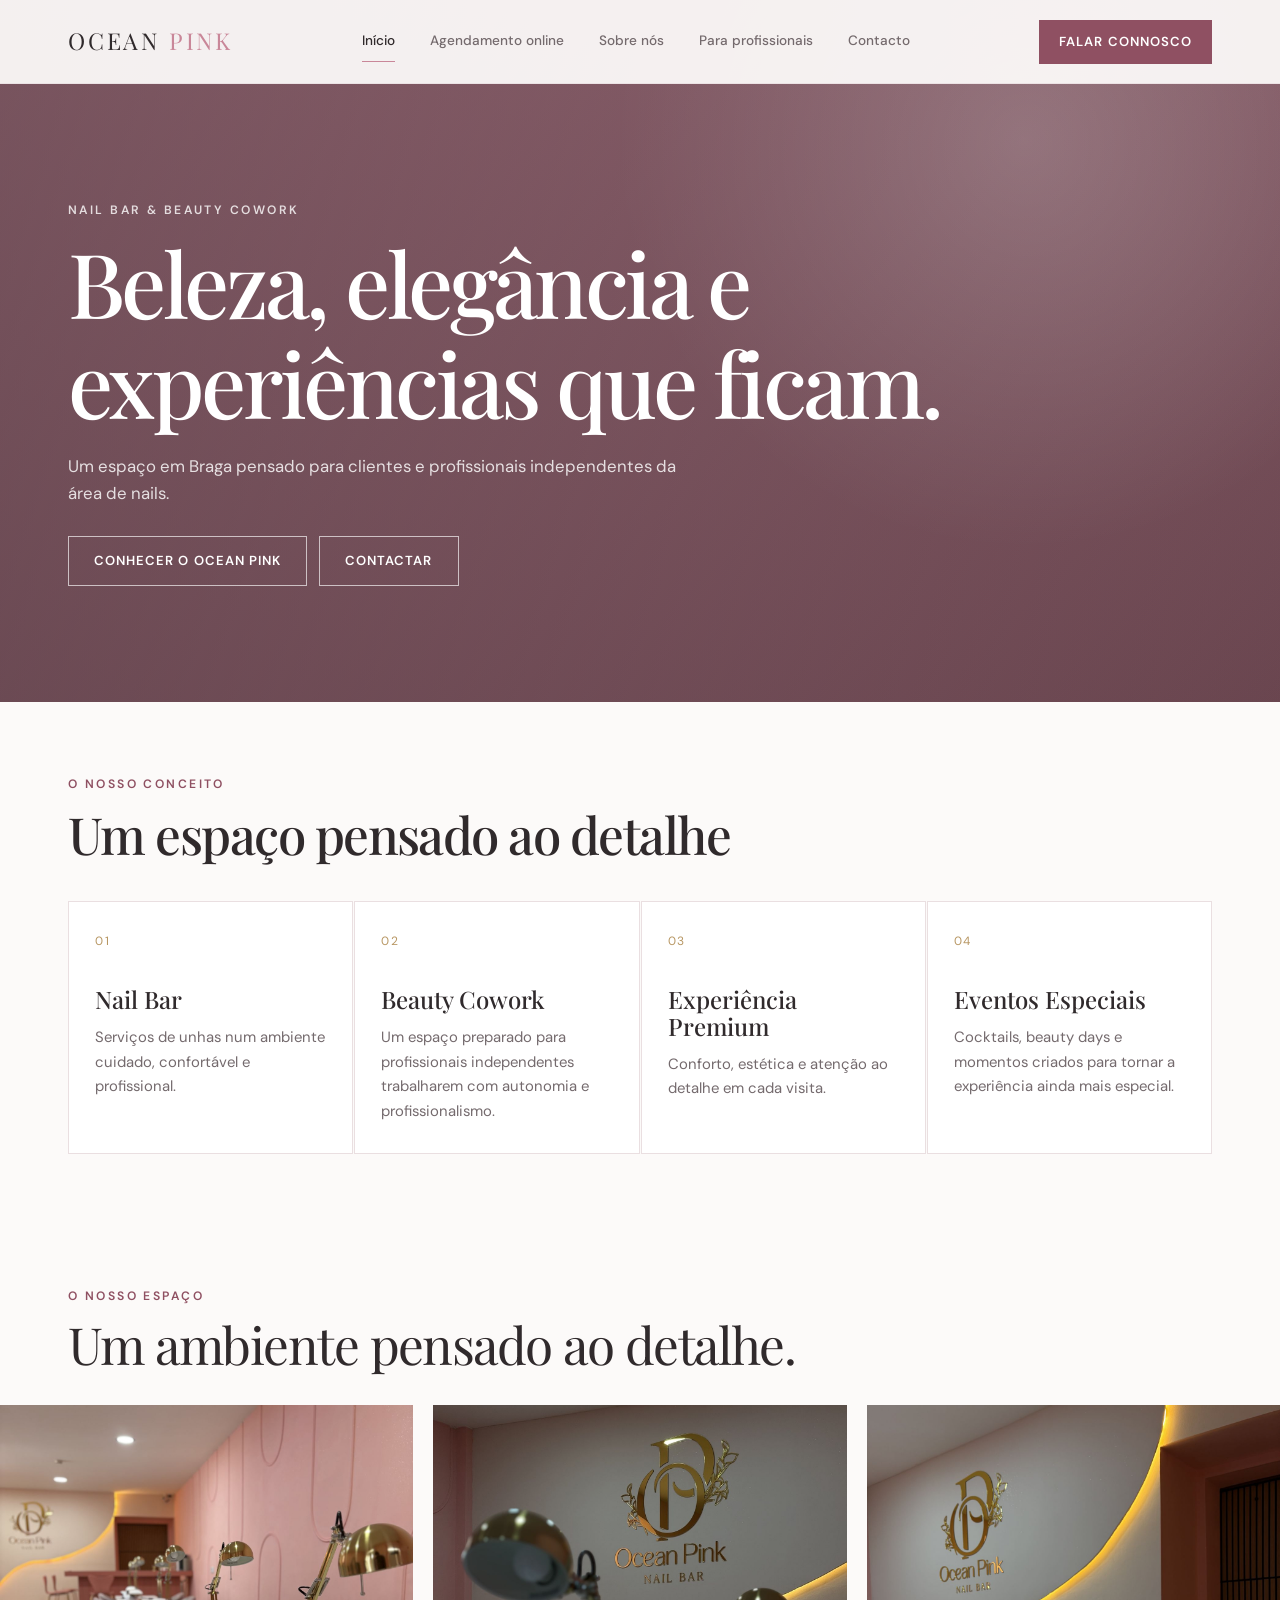
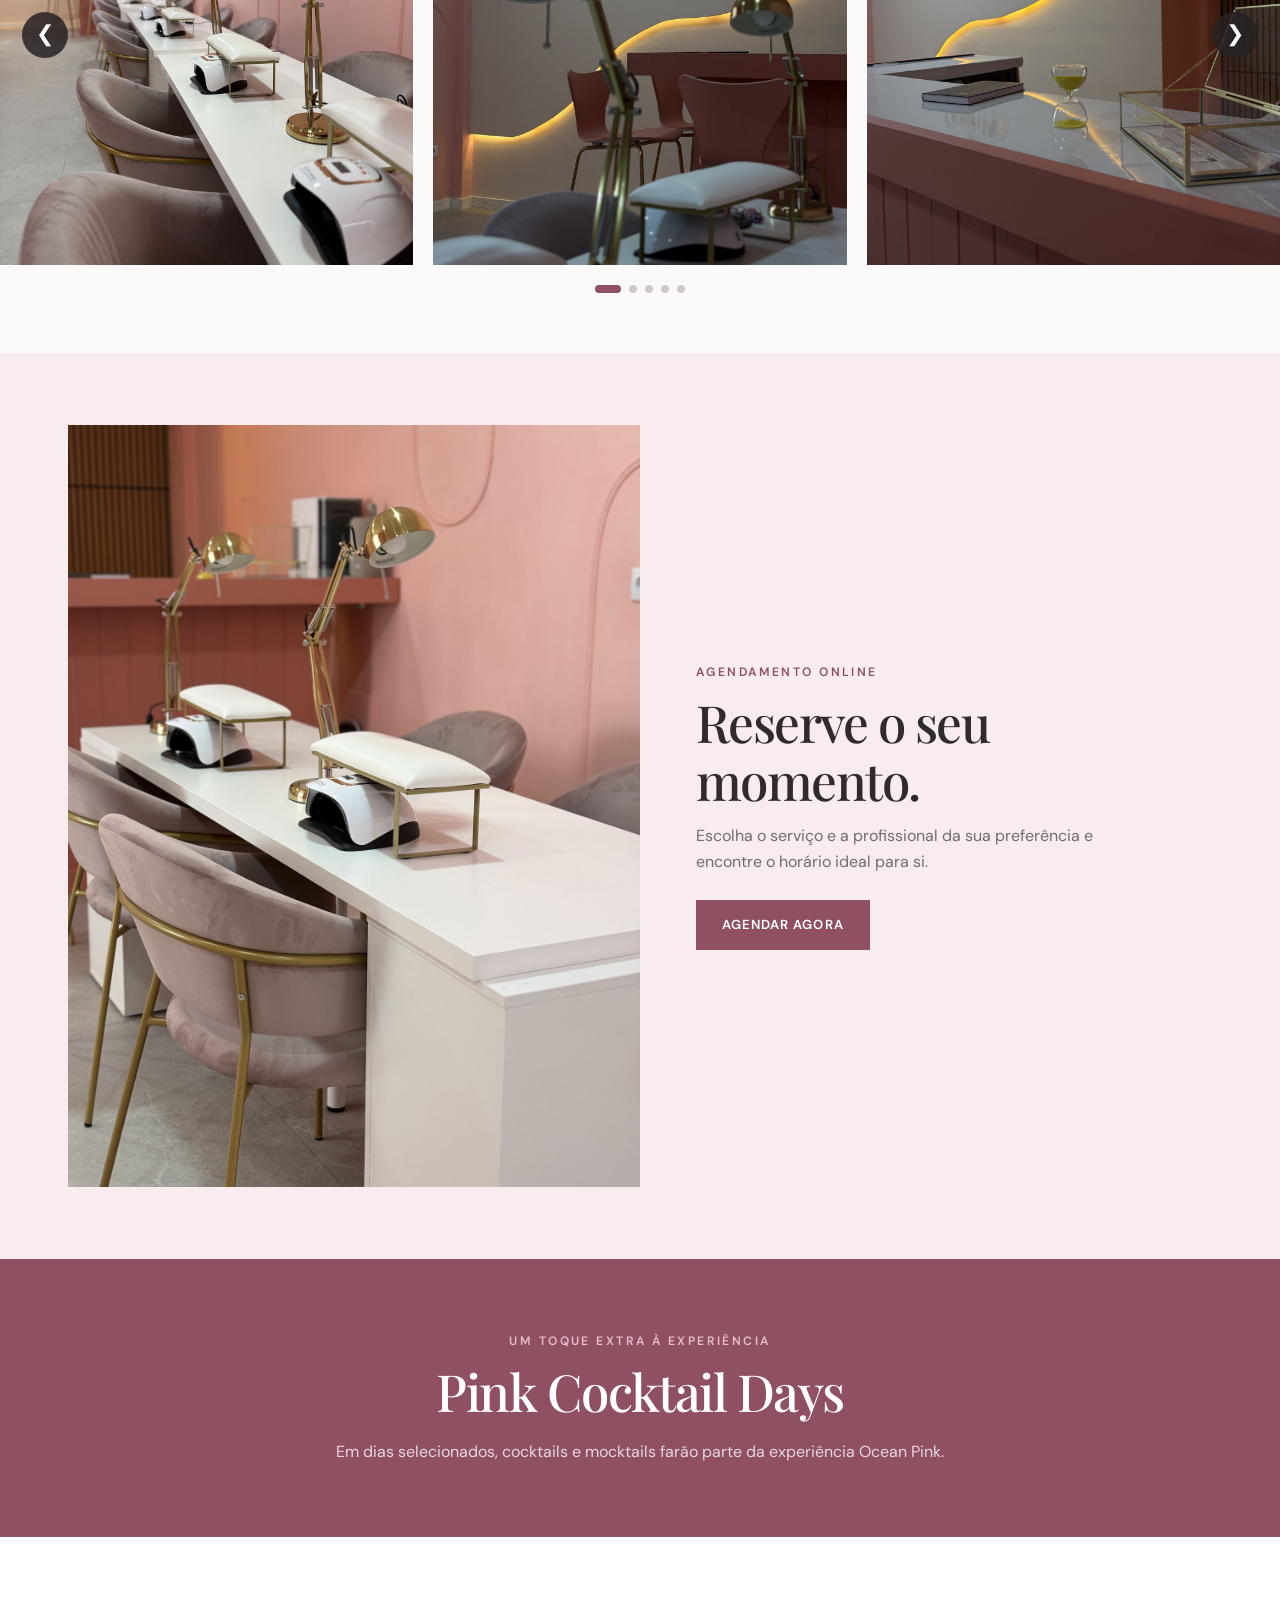
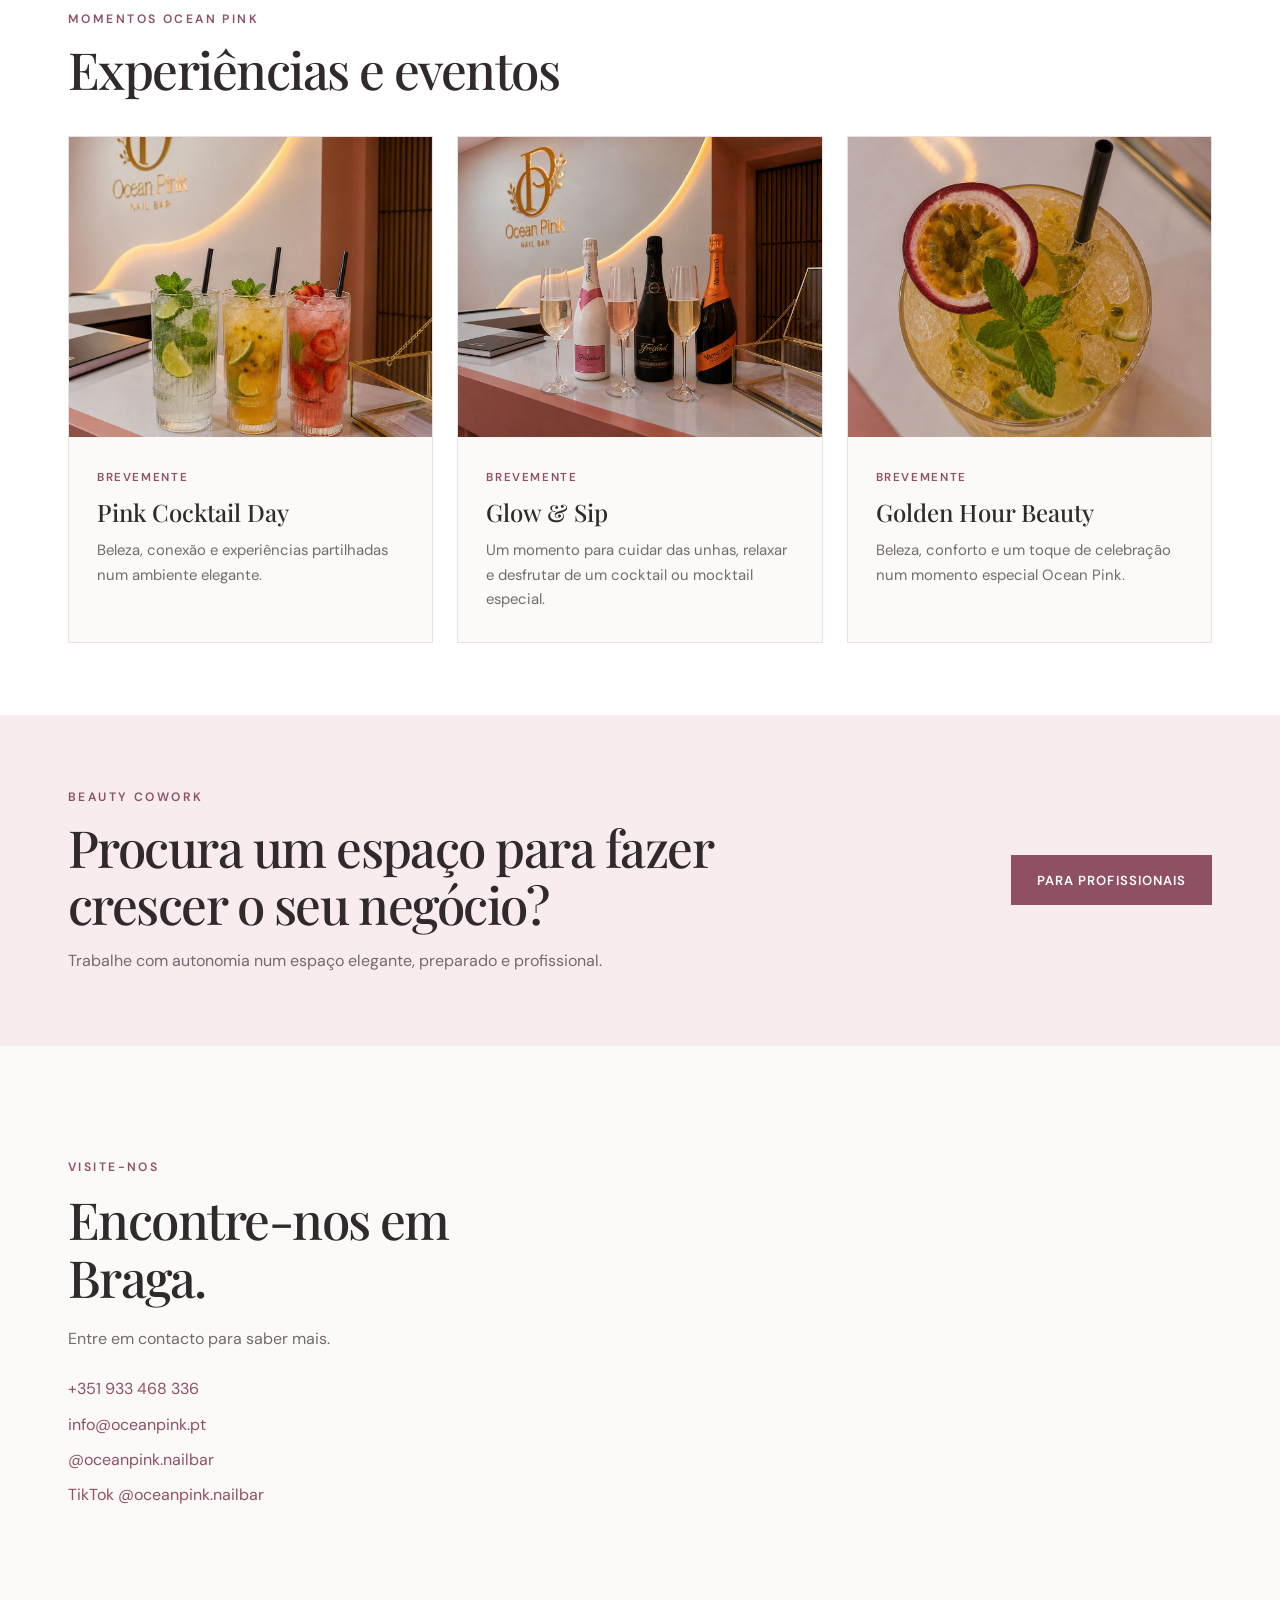
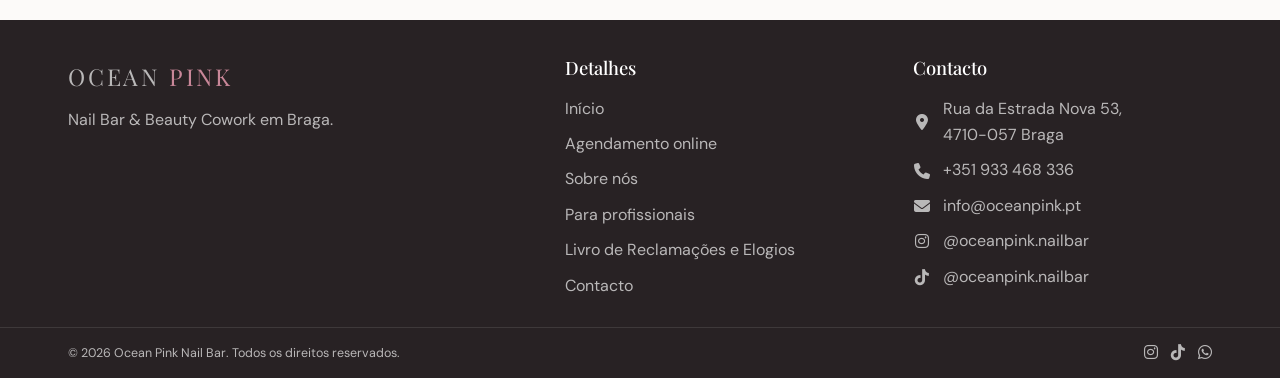
<file: index.html>
<!DOCTYPE html>
<html lang="pt-PT">

<head>
    <meta charset="UTF-8">

    <meta
        name="viewport"
        content="width=device-width, initial-scale=1.0"
    >

    <meta name="description" content="Ocean Pink Nail Bar em Braga. Serviços de unhas, manicure e pedicure, agendamento online e Beauty Cowork para profissionais.">

    <title>Ocean Pink | Nail Bar & Beauty Cowork em Braga</title>

    <!-- CSS principal -->
    <link rel="stylesheet" href="styles.css">

    <!-- Font Awesome -->
    <link
        rel="stylesheet"
        href="https://cdnjs.cloudflare.com/ajax/libs/font-awesome/6.5.2/css/all.min.css"
    >
    <!-- Dados estruturados Schema.org - Ocean Pink Nail Bar -->
<script type="application/ld+json">
{
  "@context": "https://schema.org",
  "@type": "NailSalon",
  "@id": "https://www.oceanpink.pt/#business",
  "name": "Ocean Pink Nail Bar",
  "alternateName": "Ocean Pink",
  "description": "Ocean Pink Nail Bar é um espaço de beleza em Braga dedicado a serviços de manicure, pedicure e cuidados de unhas. Integra também um conceito de Beauty Cowork para Nail Designers independentes, proporcionando um ambiente elegante, acolhedor e profissional.",
  "url": "https://www.oceanpink.pt/",
  "telephone": "+351933468336",
  "email": "info@oceanpink.pt",
  "address": {
    "@type": "PostalAddress",
    "streetAddress": "Rua da Estrada Nova 53",
    "addressLocality": "Braga",
    "postalCode": "4710-057",
    "addressCountry": "PT"
  },
  "areaServed": {
    "@type": "City",
    "name": "Braga"
  },
  "sameAs": [
    "https://www.instagram.com/oceanpink.nailbar/",
    "https://www.tiktok.com/@oceanpink.nailbar"
  ],
  "hasOfferCatalog": {
    "@type": "OfferCatalog",
    "name": "Serviços de Beleza Ocean Pink",
    "url": "https://www.oceanpink.pt/booking.html"
  }
}
</script>
    <link rel="canonical" href="https://www.oceanpink.pt/">
    <meta property="og:type" content="website">
    <meta property="og:locale" content="pt_PT">
    <meta property="og:site_name" content="Ocean Pink Nail Bar">
    <meta property="og:title" content="Ocean Pink | Nail Bar & Beauty Cowork em Braga">
    <meta property="og:description" content="Ocean Pink Nail Bar em Braga. Serviços de unhas, manicure e pedicure, agendamento online e Beauty Cowork para profissionais.">
    <meta property="og:url" content="https://www.oceanpink.pt/">
    <meta property="og:image" content="https://www.oceanpink.pt/images/partilha-oceanpink.jpg">
    <meta property="og:image:alt" content="Ocean Pink Nail Bar em Braga">
    <meta name="twitter:card" content="summary_large_image">
</head>


<body>


    <!-- ========================================
         CABEÇALHO
    ========================================= -->

    <header class="header">

        <div class="container header-content">

            <a href="index.html" class="logo">
                OCEAN <span>PINK</span>
            </a>


            <button
                class="menu-button"
                type="button"
                aria-label="Abrir menu"
                aria-expanded="false"
                aria-controls="main-navigation"
            >
                <span></span>
                <span></span>
                <span></span>
            </button>


            <nav
                id="main-navigation"
                class="navigation"
            >

                <a
                    href="index.html"
                    class="active"
                >
                    Início
                </a>

                <!-- Temporário: agendamento ainda indisponível -->
                <a
                    href="booking.html"
                    class="booking-link"
                >
                    Agendamento online
                </a>

                <a href="sobre.html">
                    Sobre nós
                </a>

                <a href="profissionais.html">
                    Para profissionais
                </a>

                <a href="contacto.html">
                    Contacto
                </a>

            </nav>


            <a
                href="https://wa.me/351933468336"
                class="button button-small header-button"
                target="_blank"
                rel="noopener noreferrer"
            >
                Falar connosco
            </a>

        </div>

    </header>


    <main>


        <!-- ========================================
             HERO
        ========================================= -->

        <section class="hero">

            <div class="hero-overlay"></div>

            <div class="container hero-content">

                <p class="eyebrow">
                    Nail Bar & Beauty Cowork
                </p>

                <h1>
                    Beleza, elegância e experiências que ficam.
                </h1>

                <p class="hero-description">
                    Um espaço em Braga pensado para clientes
                    e profissionais independentes da área de nails.
                </p>


                <div class="hero-actions">

                    <a
                        href="sobre.html"
                        class="button button-outline"
                    >
                        Conhecer o Ocean Pink
                    </a>

                    <a
                        href="https://wa.me/351933468336"
                        class="button button-outline"
                        target="_blank"
                        rel="noopener noreferrer"
                    >
                        Contactar
                    </a>

                </div>

            </div>

        </section>


        <!-- ========================================
             CONCEITO
        ========================================= -->

        <section class="features section">

            <div class="container">

                <div class="section-heading">

                    <p class="eyebrow">
                        O nosso conceito
                    </p>

                    <h2>
                        Um espaço pensado ao detalhe
                    </h2>

                </div>


                <div class="feature-grid">


                    <article class="feature-card">

                        <span class="feature-number">
                            01
                        </span>

                        <h3>
                            Nail Bar
                        </h3>

                        <p>
                            Serviços de unhas num ambiente cuidado,
                            confortável e profissional.
                        </p>

                    </article>


                    <article class="feature-card">

                        <span class="feature-number">
                            02
                        </span>

                        <h3>
                            Beauty Cowork
                        </h3>

                        <p>
                            Um espaço preparado para profissionais independentes
                            trabalharem com autonomia e profissionalismo.
                        </p>

                    </article>


                    <article class="feature-card">

                        <span class="feature-number">
                            03
                        </span>

                        <h3>
                            Experiência Premium
                        </h3>

                        <p>
                            Conforto, estética e atenção ao detalhe
                            em cada visita.
                        </p>

                    </article>


                    <article class="feature-card">

                        <span class="feature-number">
                            04
                        </span>

                        <h3>
                            Eventos Especiais
                        </h3>

                        <p>
                            Cocktails, beauty days e momentos criados
                            para tornar a experiência ainda mais especial.
                        </p>

                    </article>


                </div>

            </div>

        </section>


        <!-- ========================================
             GALERIA
        ========================================= -->

        <section class="home-gallery">

            <div class="container gallery-heading">

                <div>

                    <p class="eyebrow">
                        O nosso espaço
                    </p>

                    <h2>
                        Um ambiente pensado ao detalhe.
                    </h2>

                </div>

            </div>


            <div class="gallery-slider">


                <button
                    class="gallery-arrow gallery-arrow-left"
                    type="button"
                    aria-label="Fotografia anterior"
                >
                    &#10094;
                </button>


                <div class="gallery-track-container">

                    <div class="gallery-track">


                        <div class="gallery-slide">

                            <img loading="lazy" decoding="async"
                                src="images/espaco-1.jpg"
                                alt="Ocean Pink Nail Bar"
                            >

                        </div>


                        <div class="gallery-slide">

                            <img loading="lazy" decoding="async"
                                src="images/espaco-2.jpg"
                                alt="Interior do Ocean Pink Nail Bar"
                            >

                        </div>


                        <div class="gallery-slide">

                            <img loading="lazy" decoding="async"
                                src="images/espaco-3.jpg"
                                alt="Espaço Ocean Pink"
                            >

                        </div>


                        <div class="gallery-slide">

                            <img loading="lazy" decoding="async"
                                src="images/espaco-4.jpg"
                                alt="Detalhes do Ocean Pink"
                            >

                        </div>


                        <div class="gallery-slide">

                            <img loading="lazy" decoding="async"
                                src="images/espaco-5.jpg"
                                alt="Zona de manicure do Ocean Pink"
                            >

                        </div>


                        <div class="gallery-slide">

                            <img loading="lazy" decoding="async"
                                src="images/espaco-6.jpg"
                                alt="Zona de pedicure do Ocean Pink"
                            >

                        </div>

                        <div class="gallery-slide">

                            <img loading="lazy" decoding="async"
                                src="images/espaco-7.jpg"
                                alt="Zona de pedicure do Ocean Pink"
                            >

                        </div>


                    </div>

                </div>


                <button
                    class="gallery-arrow gallery-arrow-right"
                    type="button"
                    aria-label="Fotografia seguinte"
                >
                    &#10095;
                </button>


            </div>


            <div class="gallery-dots"></div>


        </section>


        <!-- ========================================
             AGENDAMENTO ONLINE
        ========================================= -->

        <section class="booking-section section">

            <div class="container booking-editorial">


                <div class="booking-image">

                    <img loading="lazy" decoding="async"
                        src="images/marcacoes.jpg"
                        alt="Experiência Ocean Pink"
                    >

                </div>


                <div class="booking-content">

                    <p class="eyebrow">
                        Agendamento online
                    </p>

                    <h2>
                        Reserve o seu momento.
                    </h2>

                    <p>
                        Escolha o serviço e a profissional da sua preferência
                        e encontre o horário ideal para si.
                    </p>

                    <!-- Temporário: agendamento ainda indisponível -->
                    <a
                        href="booking.html"
                        class="button booking-link"
                    >
                        Agendar agora
                    </a>

                </div>


            </div>

        </section>


        <!-- ========================================
             PINK COCKTAIL DAYS
        ========================================= -->

        <section class="cocktail-section section">

            <div class="container cocktail-content">

                <p class="eyebrow">
                    Um toque extra à experiência
                </p>

                <h2>
                    Pink Cocktail Days
                </h2>

                <p>
                    Em dias selecionados, cocktails e mocktails
                    farão parte da experiência Ocean Pink.
                </p>

            </div>

        </section>


        <!-- ========================================
             EVENTOS
        ========================================= -->

        <section class="events section">

            <div class="container">

                <div class="section-heading">

                    <p class="eyebrow">
                        Momentos Ocean Pink
                    </p>

                    <h2>
                        Experiências e eventos
                    </h2>

                </div>


                <div class="event-grid">


                    <article class="event-card">

                        <div class="event-image">
                        <img loading="lazy" decoding="async"
                           src="images/PinkCocktailDay.jpg"
                           alt="Pink Cocktail Day"
                        >
                        </div>

                        <div class="event-content">

                            <span class="event-date">
                                Brevemente
                            </span>

                            <h3>
                                Pink Cocktail Day
                            </h3>

                            <p>
                                Beleza, conexão e experiências partilhadas
                                num ambiente elegante.
                            </p>

                        </div>

                    </article>


                    <article class="event-card">

                        <div class="event-image">
                           <img loading="lazy" decoding="async"
                           src="images/Glow&Sip.jpg"
                           alt="Glow & Sip"
                        >
                        </div>

                        <div class="event-content">

                            <span class="event-date">
                                Brevemente
                            </span>

                            <h3>
                                Glow & Sip
                            </h3>

                            <p>
                                Um momento para cuidar das unhas,
                                relaxar e desfrutar de um cocktail
                                ou mocktail especial.
                            </p>

                        </div>

                    </article>


                    <article class="event-card">

                        <div class="event-image">
                              <img loading="lazy" decoding="async"
                           src="images/GoldenHourBeauty.jpg"
                           alt="Golden Hour Beauty"
                        >
                        </div>

                        <div class="event-content">

                            <span class="event-date">
                                Brevemente
                            </span>

                            <h3>
                                Golden Hour Beauty
                            </h3>

                            <p>
                                Beleza, conforto e um toque de celebração
                                num momento especial Ocean Pink.
                            </p>

                        </div>

                    </article>


                </div>

            </div>

        </section>


        <!-- ========================================
             PARA PROFISSIONAIS
        ========================================= -->

        <section class="professional-cta section">

            <div class="container professional-cta-content">

                <div>

                    <p class="eyebrow">
                        Beauty Cowork
                    </p>

                    <h2>
                        Procura um espaço para fazer crescer
                        o seu negócio?
                    </h2>

                    <p class="professional-cta-text">
                        Trabalhe com autonomia num espaço elegante,
                        preparado e profissional.
                    </p>

                </div>


                <a
                    href="profissionais.html"
                    class="button"
                >
                    Para profissionais
                </a>


            </div>

        </section>


        <!-- ========================================
             CONTACTO + MAPA
        ========================================= -->

        <section class="contact-preview section">

            <div class="container two-columns">


                <div class="content-block">

                    <p class="eyebrow">
                        Visite-nos
                    </p>

                    <h2>
                        Encontre-nos em Braga.
                    </h2>

                    <p>
                        Entre em contacto para saber mais.
                    </p>


                    <div class="contact-list">


                        <a href="tel:+351933468336">
                            +351 933 468 336
                        </a>


                        <a href="mailto:info@oceanpink.pt">
                            info@oceanpink.pt
                        </a>


                        <a
                            href="https://www.instagram.com/oceanpink.nailbar/"
                            target="_blank"
                            rel="noopener noreferrer"
                        >
                            @oceanpink.nailbar
                        </a>


                        <a
                            href="https://www.tiktok.com/@oceanpink.nailbar"
                            target="_blank"
                            rel="noopener noreferrer"
                        >
                            TikTok @oceanpink.nailbar
                        </a>


                    </div>

                </div>


                <div class="map-embed">

                    <iframe
                        src="https://www.google.com/maps?q=Rua%20da%20Estrada%20Nova%2053,%204710-057%20Braga&output=embed"
                        title="Localização do Ocean Pink Nail Bar"
                        loading="lazy"
                        referrerpolicy="no-referrer-when-downgrade"
                        allowfullscreen
                    ></iframe>

                </div>


            </div>

        </section>


    </main>


    <!-- ========================================
         RODAPÉ
    ========================================= -->

    <footer class="footer">


        <div class="container footer-content">


            <div class="footer-about">

                <a
                    href="index.html"
                    class="logo footer-logo"
                >
                    OCEAN <span>PINK</span>
                </a>

                <p>
                    Nail Bar & Beauty Cowork em Braga.
                </p>

            </div>


            <div class="footer-links">

                <h3>
                    Detalhes
                </h3>

                <a href="index.html">
                    Início
                </a>

                <a
                    href="booking.html"
                    class="booking-link"
                >
                    Agendamento online
                </a>

                <a href="sobre.html">
                    Sobre nós
                </a>

                <a href="profissionais.html">
                    Para profissionais
                </a>
                <a
                href="https://livroreclamacoes.pt/Pedido/Reclamacao?EconomicOperator=43123174&amp;Store=0"
                target="_blank"
                rel="noopener noreferrer"
            >
              Livro de Reclamações e Elogios
            </a>

                <a href="contacto.html">
                    Contacto
                </a>

            </div>


            <div class="footer-contact">

                <h3>
                    Contacto
                </h3>


                <a
                    href="https://maps.app.goo.gl/u84KjJR1pFZMVuHY6"
                    target="_blank"
                    rel="noopener noreferrer"
                >

                    <i class="fa-solid fa-location-dot"></i>

                    <span>
                        Rua da Estrada Nova 53,<br>
                        4710-057 Braga
                    </span>

                </a>


                <a href="tel:+351933468336">

                    <i class="fa-solid fa-phone"></i>

                    <span>
                        +351 933 468 336
                    </span>

                </a>


                <a href="mailto:info@oceanpink.pt">

                    <i class="fa-solid fa-envelope"></i>

                    <span>
                        info@oceanpink.pt
                    </span>

                </a>


                <a
                    href="https://www.instagram.com/oceanpink.nailbar/"
                    target="_blank"
                    rel="noopener noreferrer"
                >

                    <i class="fa-brands fa-instagram"></i>

                    <span>
                        @oceanpink.nailbar
                    </span>

                </a>


                <a
                    href="https://www.tiktok.com/@oceanpink.nailbar"
                    target="_blank"
                    rel="noopener noreferrer"
                >

                    <i class="fa-brands fa-tiktok"></i>

                    <span>
                        @oceanpink.nailbar
                    </span>

                </a>


            </div>


        </div>


        <div class="footer-bottom">

            <div class="container footer-bottom-content">


                <p>
                    © <span id="current-year"></span>
                    Ocean Pink Nail Bar.
                    Todos os direitos reservados.
                </p>
                


                <div class="footer-social">


                    <a
                        href="https://www.instagram.com/oceanpink.nailbar/"
                        target="_blank"
                        rel="noopener noreferrer"
                        aria-label="Instagram do Ocean Pink"
                    >
                        <i class="fa-brands fa-instagram"></i>
                    </a>


                    <a
                        href="https://www.tiktok.com/@oceanpink.nailbar"
                        target="_blank"
                        rel="noopener noreferrer"
                        aria-label="TikTok do Ocean Pink"
                    >
                        <i class="fa-brands fa-tiktok"></i>
                    </a>


                    <a
                        href="https://wa.me/351933468336"
                        target="_blank"
                        rel="noopener noreferrer"
                        aria-label="WhatsApp do Ocean Pink"
                    >
                        <i class="fa-brands fa-whatsapp"></i>
                    </a>


                </div>


            </div>

        </div>


    </footer>


    <!-- JavaScript -->

    <script src="script.js"></script>


</body>

</html>
</file>
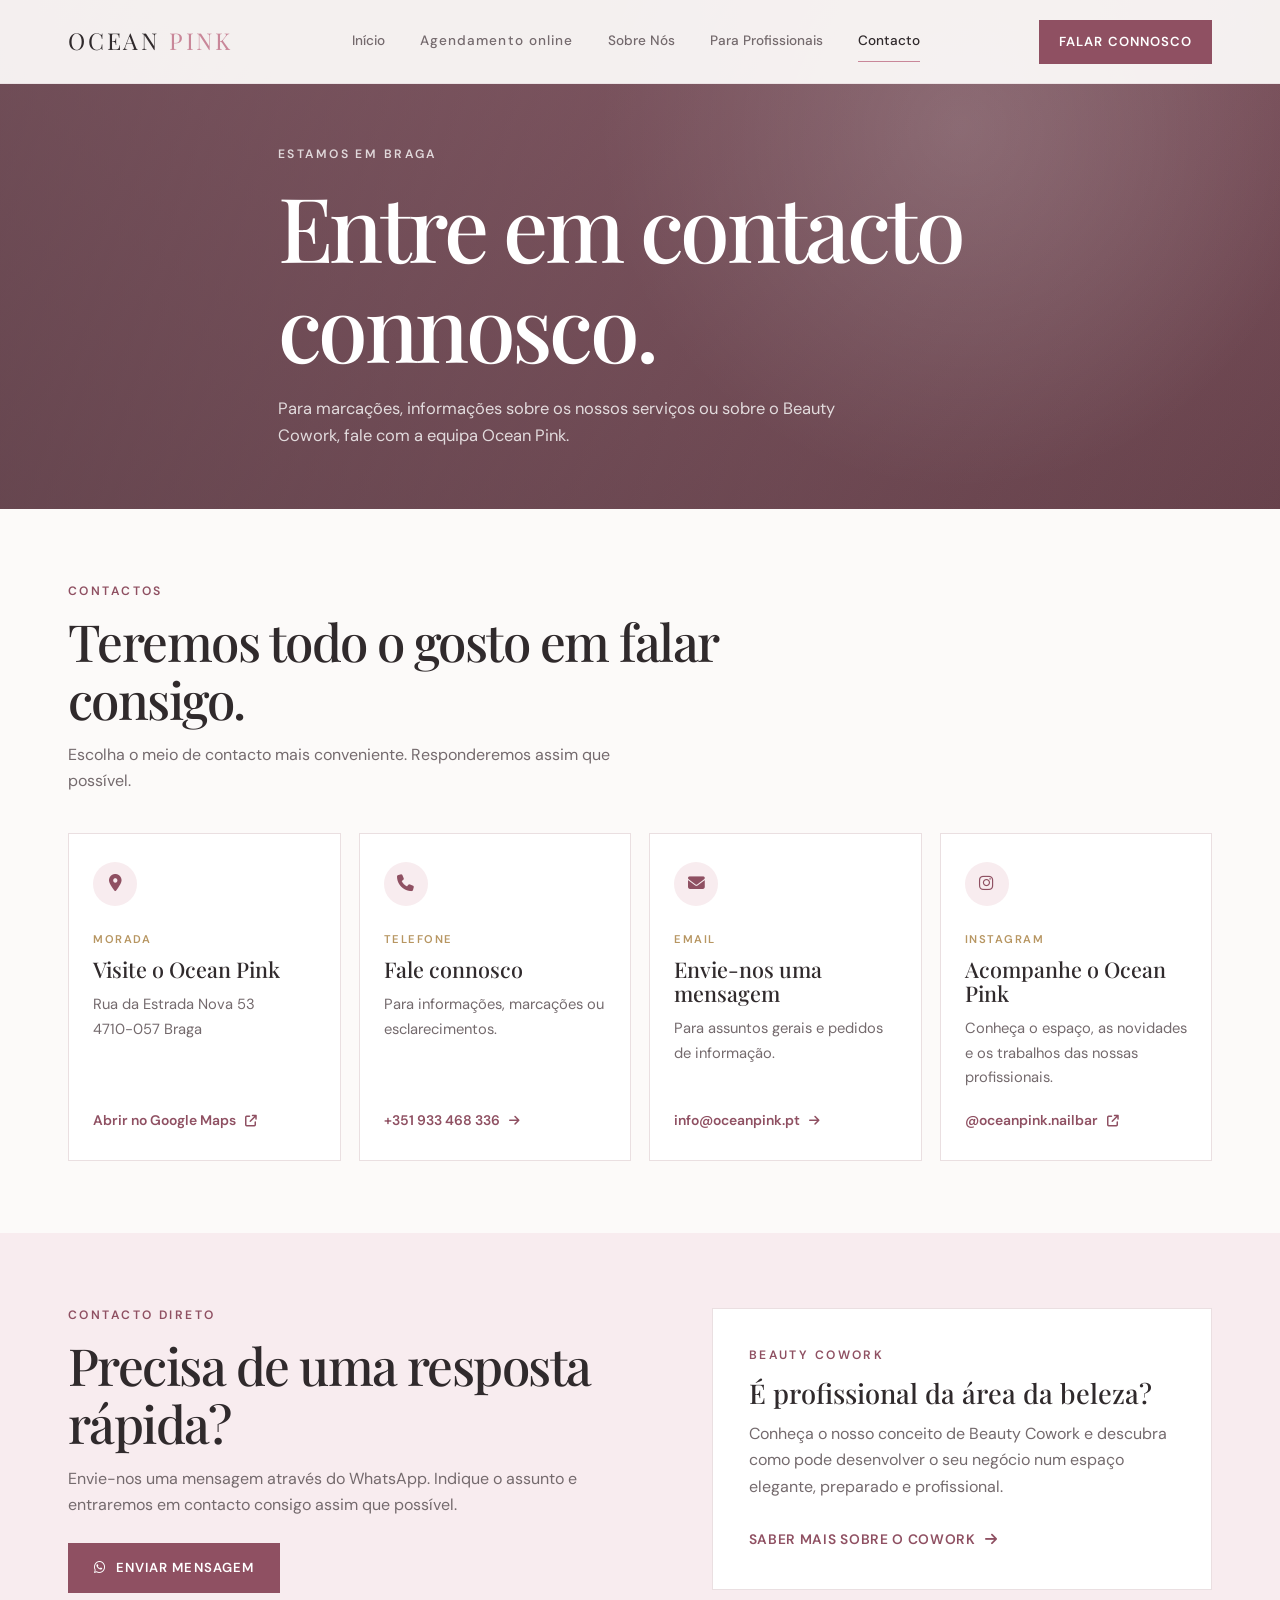
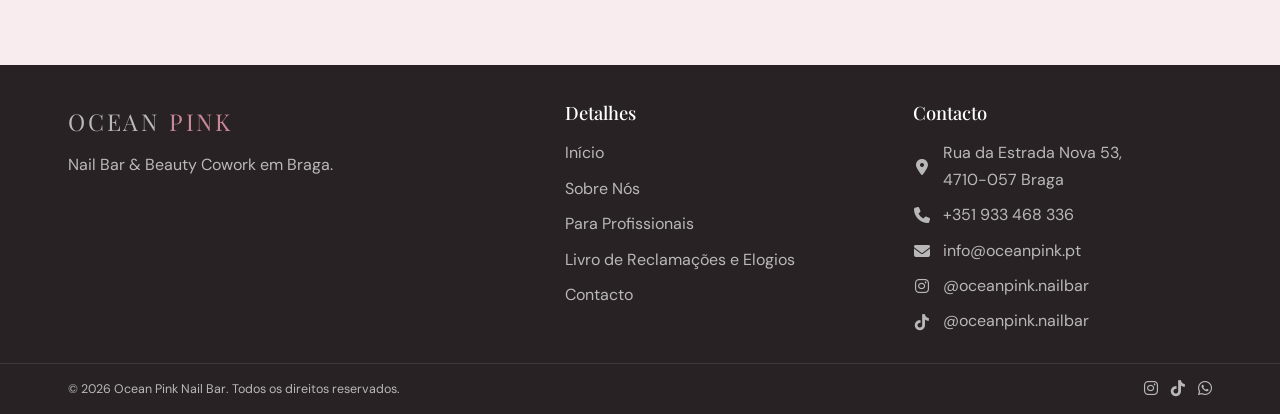
<file: contacto.html>
<!DOCTYPE html>
<html lang="pt-PT">

<head>
    <meta charset="UTF-8">

    <meta
        name="viewport"
        content="width=device-width, initial-scale=1.0"
    >

    <meta name="description" content="Contacte o Ocean Pink Nail Bar em Braga. Consulte a localização, telefone e redes sociais.">

    <title>Contacto e Localização | Ocean Pink Nail Bar Braga</title>

    <link rel="stylesheet" href="styles.css">

    <!-- Ícones Font Awesome -->
    <link
        rel="stylesheet"
        href="https://cdnjs.cloudflare.com/ajax/libs/font-awesome/6.5.2/css/all.min.css"
    >
    <link rel="canonical" href="https://www.oceanpink.pt/contacto.html">
    <meta property="og:type" content="website">
    <meta property="og:locale" content="pt_PT">
    <meta property="og:site_name" content="Ocean Pink Nail Bar">
    <meta property="og:title" content="Contacto e Localização | Ocean Pink Nail Bar Braga">
    <meta property="og:description" content="Contacte o Ocean Pink Nail Bar em Braga. Consulte a localização, telefone e redes sociais.">
    <meta property="og:url" content="https://www.oceanpink.pt/contacto.html">
    <meta property="og:image" content="https://www.oceanpink.pt/images/partilha-oceanpink.jpg">
    <meta property="og:image:alt" content="Ocean Pink Nail Bar em Braga">
    <meta name="twitter:card" content="summary_large_image">
    <script type="application/ld+json">
{
  "@context": "https://schema.org",
  "@type": "ContactPage",
  "@id": "https://www.oceanpink.pt/contacto.html#webpage",
  "url": "https://www.oceanpink.pt/contacto.html",
  "name": "Contacto e Localização | Ocean Pink Nail Bar Braga",
  "description": "Contacte o Ocean Pink Nail Bar em Braga. Consulte a localização, telefone e redes sociais.",
  "inLanguage": "pt-PT",
  "about": {
    "@id": "https://www.oceanpink.pt/#business"
  },
  "isPartOf": {
    "@type": "WebSite",
    "@id": "https://www.oceanpink.pt/#website",
    "name": "Ocean Pink Nail Bar",
    "url": "https://www.oceanpink.pt/"
  }
}
    </script>
</head>

<body>

    <!-- ========================================
         Cabeçalho
    ========================================= -->

    <header class="header">

        <div class="container header-content">

            <a href="index.html" class="logo">
                OCEAN <span>PINK</span>
            </a>

            <button
                class="menu-button"
                type="button"
                aria-label="Abrir menu"
                aria-expanded="false"
                aria-controls="main-navigation"
            >
                <span></span>
                <span></span>
                <span></span>
            </button>

            <nav
                id="main-navigation"
                class="navigation"
            >
                <a href="index.html">Início</a>

                <a href="booking.html" class="button button-small header-button booking-link">
                  Agendamento online
                 </a>
                 
                <a href="sobre.html">
                    Sobre Nós
                </a>

                <a href="profissionais.html">
                    Para Profissionais
                </a>

                <a
                    href="contacto.html"
                    class="active"
                >
                    Contacto
                </a>
            </nav>

            <a
                href="https://wa.me/351933468336"
                class="button button-small header-button"
                target="_blank"
                rel="noopener noreferrer"
            >
                Falar connosco
            </a>

        </div>

    </header>

    <main>

        <!-- ========================================
             Hero
        ========================================= -->

        <section class="page-hero contact-page-hero">

            <div class="page-hero-overlay"></div>

            <div class="container page-hero-content">

                <p class="eyebrow">
                    Estamos em Braga
                </p>

                <h1>
                    Entre em contacto connosco.
                </h1>

                <p>
                    Para marcações, informações sobre os nossos serviços
                    ou sobre o Beauty Cowork, fale com a equipa Ocean Pink.
                </p>

            </div>

        </section>

        <!-- ========================================
             Contactos
        ========================================= -->

        <section class="contact-info-section section">

            <div class="container">

                <div class="section-heading contact-heading">

                    <p class="eyebrow">
                        Contactos
                    </p>

                    <h2>
                        Teremos todo o gosto em falar consigo.
                    </h2>

                    <p>
                        Escolha o meio de contacto mais conveniente.
                        Responderemos assim que possível.
                    </p>

                </div>

                <div class="contact-cards-grid">

                    <!-- Morada -->

                    <article class="contact-card">

                        <div class="contact-card-icon">
                            <i class="fa-solid fa-location-dot"></i>
                        </div>

                        <p class="contact-card-label">
                            Morada
                        </p>

                        <h3>
                            Visite o Ocean Pink
                        </h3>

                        <p>
                            Rua da Estrada Nova 53<br>
                            4710-057 Braga
                        </p>

                        <a
                            href="https://www.google.com/maps/search/?api=1&query=Rua+da+Estrada+Nova+53+4710-057+Braga"
                            target="_blank"
                            rel="noopener noreferrer"
                            class="contact-card-link"
                        >
                            Abrir no Google Maps
                            <i class="fa-solid fa-arrow-up-right-from-square"></i>
                        </a>

                    </article>

                    <!-- Telefone -->

                    <article class="contact-card">

                        <div class="contact-card-icon">
                            <i class="fa-solid fa-phone"></i>
                        </div>

                        <p class="contact-card-label">
                            Telefone
                        </p>

                        <h3>
                            Fale connosco
                        </h3>

                        <p>
                            Para informações, marcações ou esclarecimentos.
                        </p>

                        <a
                            href="tel:+351933468336"
                            class="contact-card-link"
                        >
                            +351 933 468 336
                            <i class="fa-solid fa-arrow-right"></i>
                        </a>

                    </article>

                    <!-- Email -->

                    <article class="contact-card">

                        <div class="contact-card-icon">
                            <i class="fa-solid fa-envelope"></i>
                        </div>

                        <p class="contact-card-label">
                            Email
                        </p>

                        <h3>
                            Envie-nos uma mensagem
                        </h3>

                        <p>
                            Para assuntos gerais e pedidos de informação.
                        </p>

                        <a
                            href="mailto:info@oceanpink.pt"
                            class="contact-card-link"
                        >
                            info@oceanpink.pt
                            <i class="fa-solid fa-arrow-right"></i>
                        </a>

                    </article>

                    <!-- Instagram -->

                    <article class="contact-card">

                        <div class="contact-card-icon">
                            <i class="fa-brands fa-instagram"></i>
                        </div>

                        <p class="contact-card-label">
                            Instagram
                        </p>

                        <h3>
                            Acompanhe o Ocean Pink
                        </h3>

                        <p>
                            Conheça o espaço, as novidades e os trabalhos
                            das nossas profissionais.
                        </p>

                        <a
                            href="https://www.instagram.com/oceanpink.nailbar/"
                            target="_blank"
                            rel="noopener noreferrer"
                            class="contact-card-link"
                        >
                            @oceanpink.nailbar
                            <i class="fa-solid fa-arrow-up-right-from-square"></i>
                        </a>

                    </article>

                </div>

            </div>

        </section>

        <!-- ========================================
             WhatsApp
        ========================================= -->

        <section class="contact-message-section section">

            <div class="container contact-message-layout">

                <div class="contact-message-content">

                    <p class="eyebrow">
                        Contacto direto
                    </p>

                    <h2>
                        Precisa de uma resposta rápida?
                    </h2>

                    <p>
                        Envie-nos uma mensagem através do WhatsApp.
                        Indique o assunto e entraremos em contacto consigo
                        assim que possível.
                    </p>

                    <a
                        href="https://wa.me/351933468336?text=Olá%20Ocean%20Pink!%20Gostaria%20de%20pedir%20mais%20informações."
                        class="button"
                        target="_blank"
                        rel="noopener noreferrer"
                    >
                        <i class="fa-brands fa-whatsapp"></i>
                        Enviar mensagem
                    </a>

                </div>

                <div class="contact-message-box">

                    <p class="eyebrow">
                        Beauty Cowork
                    </p>

                    <h3>
                        É profissional da área da beleza?
                    </h3>

                    <p>
                        Conheça o nosso conceito de Beauty Cowork e descubra
                        como pode desenvolver o seu negócio num espaço
                        elegante, preparado e profissional.
                    </p>

                    <a
                        href="profissionais.html"
                        class="text-link"
                    >
                        Saber mais sobre o cowork
                        <i class="fa-solid fa-arrow-right"></i>
                    </a>

                </div>

            </div>

        </section>  

    <!-- ========================================
         Rodapé
    ========================================= -->

    <footer class="footer">

        <div class="container footer-content">

            <div class="footer-about">

                <a href="index.html" class="logo footer-logo">
                    OCEAN <span>PINK</span>
                </a>

                <p>
                   Nail Bar & Beauty Cowork em Braga.
                </p>

            </div>

            <div class="footer-links">

                <h3>Detalhes</h3>

                <a href="index.html">
                    Início
                </a>

                <a href="sobre.html">
                    Sobre Nós
                </a>

                <a href="profissionais.html">
                    Para Profissionais
                </a>
                <a
                href="https://livroreclamacoes.pt/Pedido/Reclamacao?EconomicOperator=43123174&amp;Store=0"
                target="_blank"
                rel="noopener noreferrer"
               >
                Livro de Reclamações e Elogios
                </a>
                
                <a href="contacto.html">
                    Contacto
                </a>

            </div>

            <div class="footer-contact">

                <h3>Contacto</h3>

            <a
                    href="https://www.google.com/maps/search/?api=1&query=Rua+da+Estrada+Nova+53+4710-057+Braga"
                    target="_blank"
                    rel="noopener noreferrer"
                >
                    <i class="fa-solid fa-location-dot"></i>

                    <span>
                        Rua da Estrada Nova 53,<br>
                        4710-057 Braga
                    </span>
                </a>
                <a href="tel:+351933468336">

                    <i class="fa-solid fa-phone"></i>

                    <span>
                        +351 933 468 336
                    </span>

                </a>

                <a href="mailto:info@oceanpink.pt">

                    <i class="fa-solid fa-envelope"></i>

                    <span>
                        info@oceanpink.pt
                    </span>

                </a>

                <a
                    href="https://www.instagram.com/oceanpink.nailbar/"
                    target="_blank"
                    rel="noopener noreferrer"
                >
                    <i class="fa-brands fa-instagram"></i>

                    <span>
                        @oceanpink.nailbar
                    </span>
                </a>
                 <a
                   href="https://www.tiktok.com/@oceanpink.nailbar"
                   target="_blank"
                   rel="noopener noreferrer"
>
                  <i class="fa-brands fa-tiktok"></i>

                  <span>
                   @oceanpink.nailbar
                  </span>
</a>
            </div>

        </div>

        <div class="footer-bottom">

            <div class="container footer-bottom-content">

                <p>
                    © <span id="current-year"></span> Ocean Pink Nail Bar.
                    Todos os direitos reservados.
                </p>

                <div class="footer-social">

                    <a
                        href="https://www.instagram.com/oceanpink.nailbar/"
                        target="_blank"
                        rel="noopener noreferrer"
                        aria-label="Instagram do Ocean Pink"
                    >
                        <i class="fa-brands fa-instagram"></i>
                    </a>
        <a
        href="https://www.tiktok.com/@oceanpink.nailbar"
        target="_blank"
        rel="noopener noreferrer"
        aria-label="TikTok do Ocean Pink"
    >
        <i class="fa-brands fa-tiktok"></i>
    </a>

    <a
        href="https://wa.me/351933468336"
        target="_blank"
        rel="noopener noreferrer"
        aria-label="WhatsApp do Ocean Pink"
    >
        <i class="fa-brands fa-whatsapp"></i>
    </a>

</div>
                   

            </div>

        </div>

    </footer>

    <script src="script.js"></script>

</body>

</html>
</file>
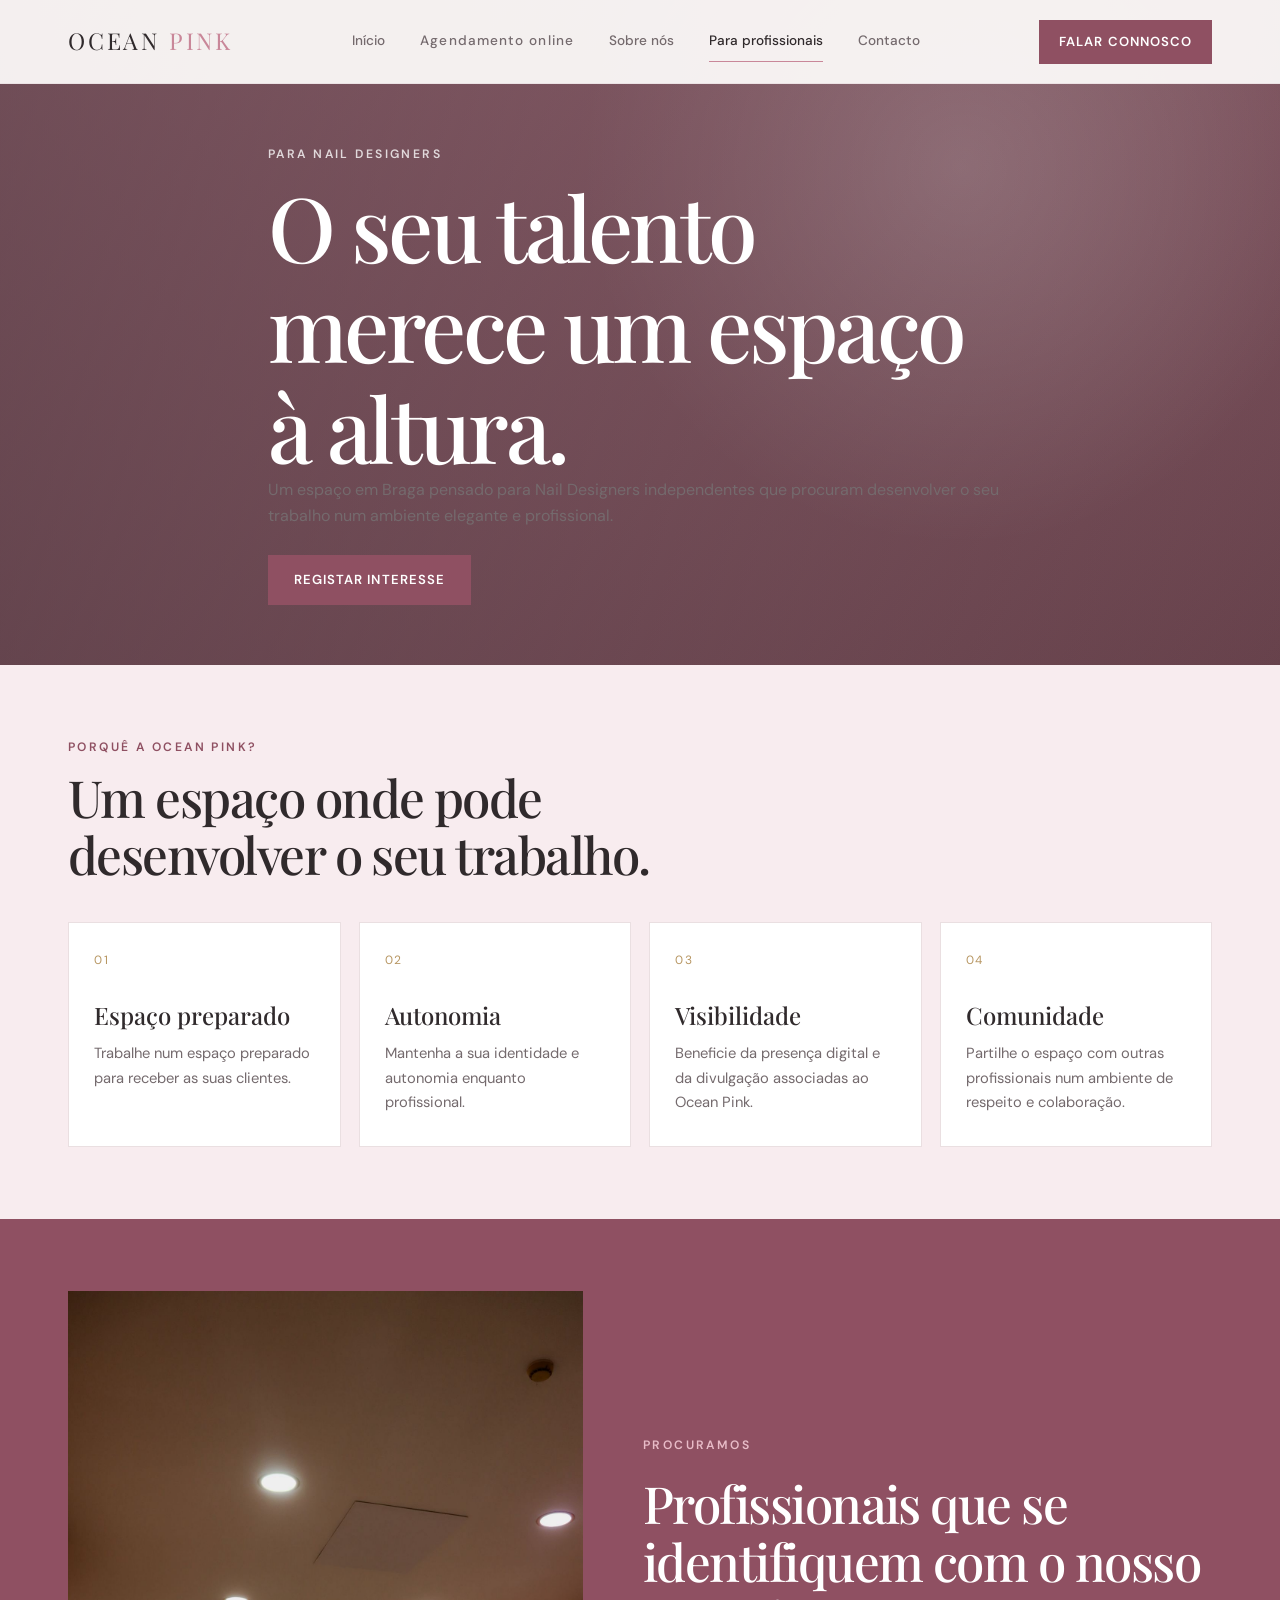
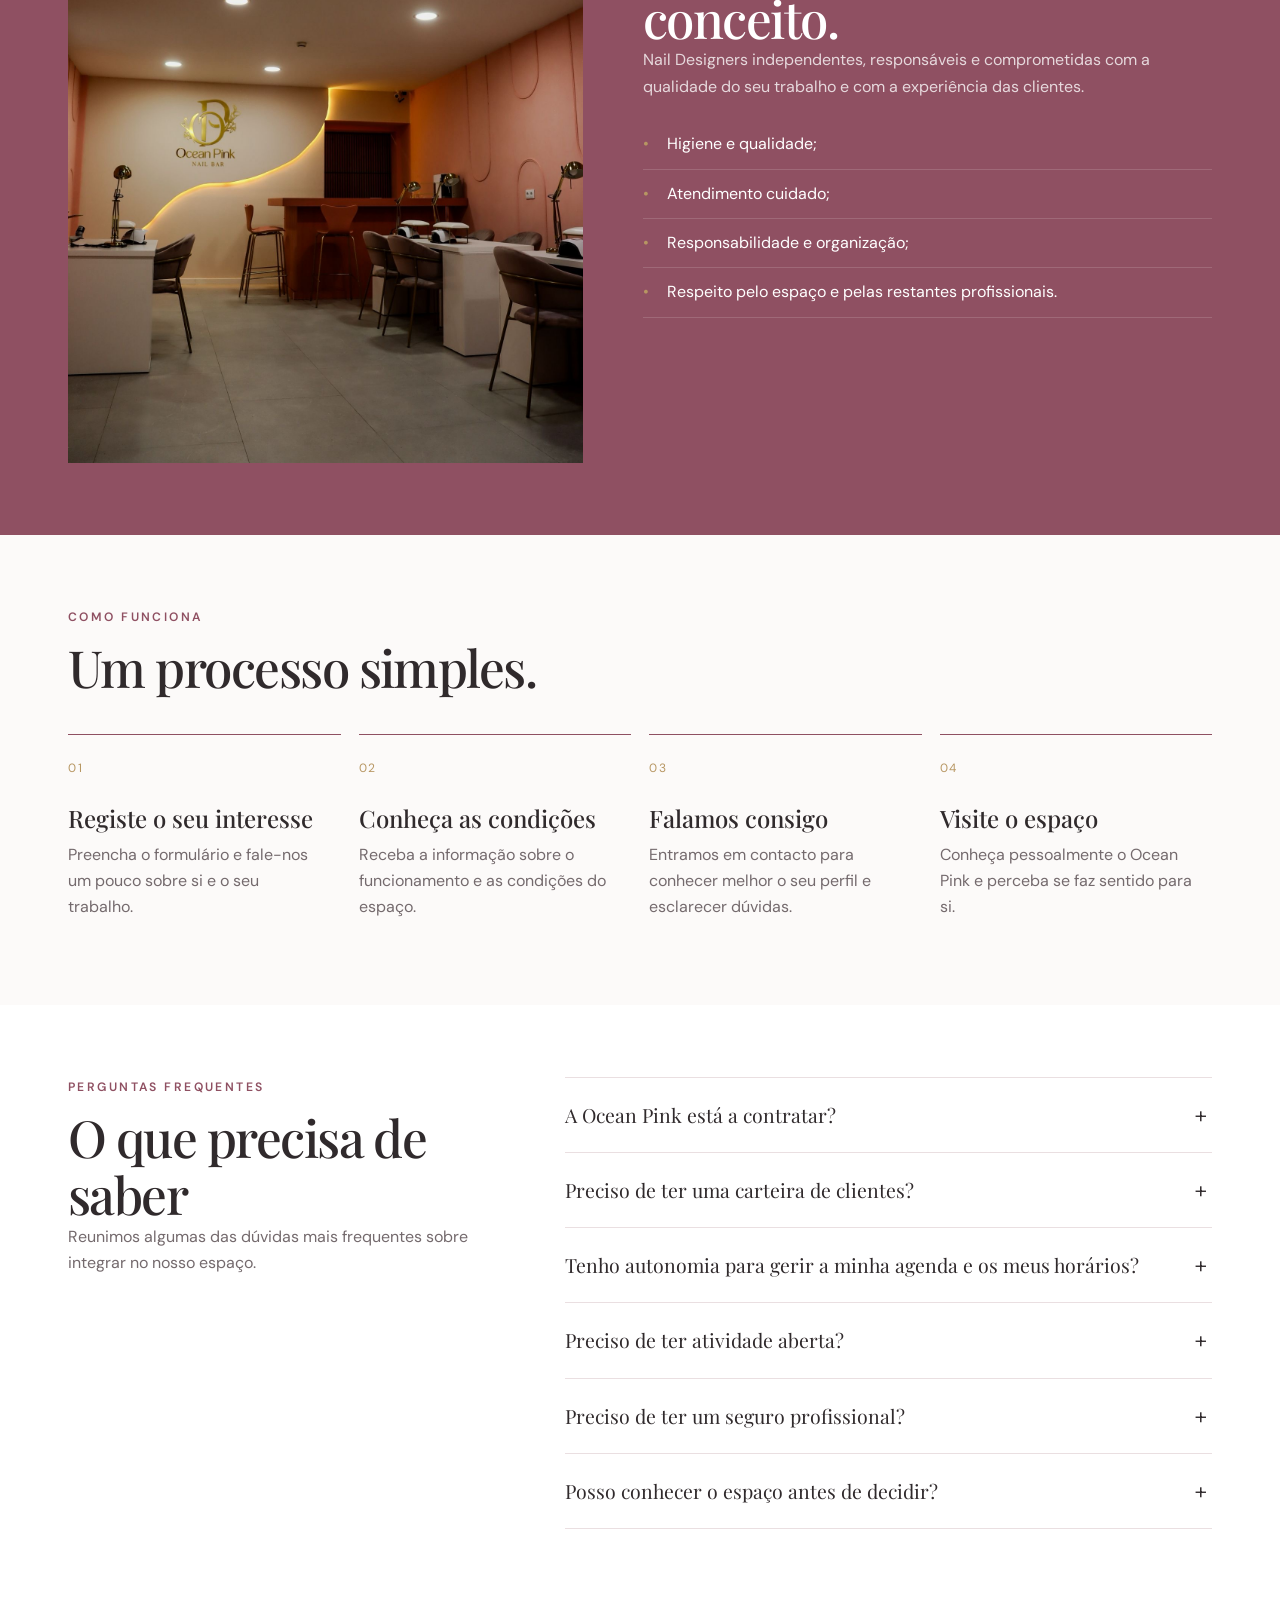
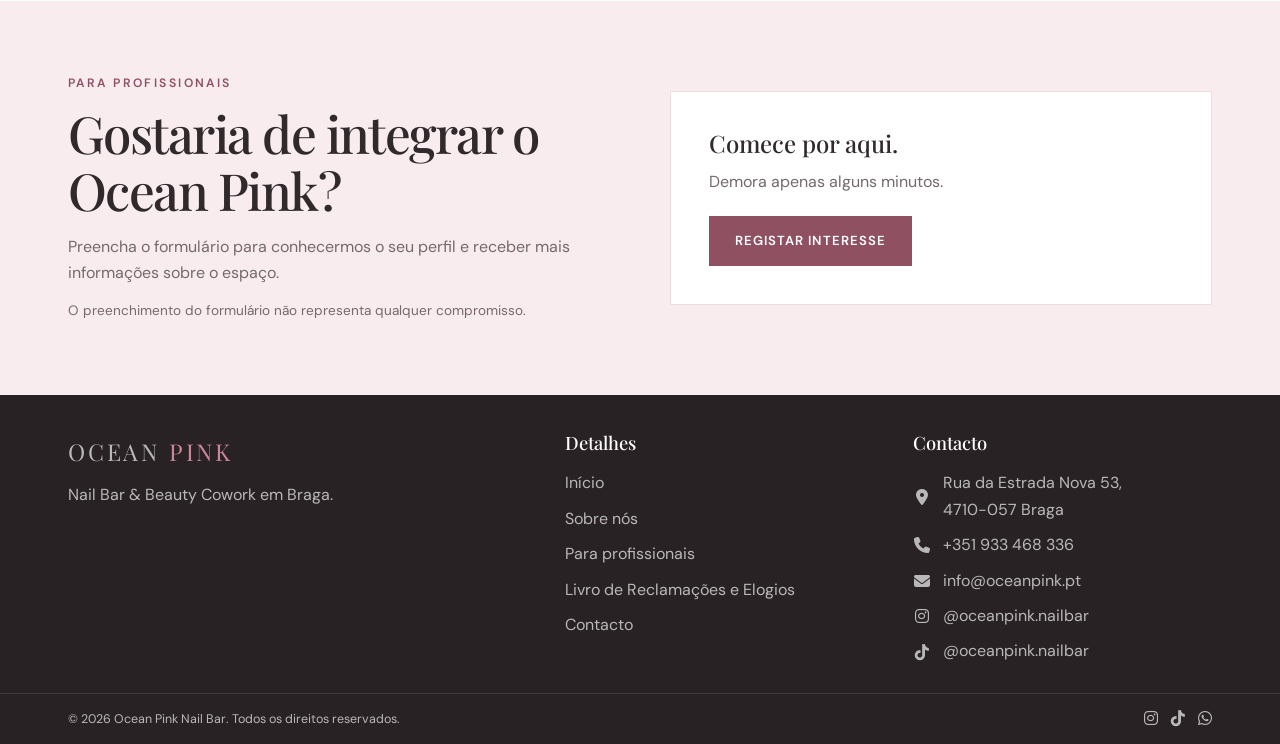
<file: profissionais.html>
<!DOCTYPE html>
<html lang="pt-PT">

<head>
    <meta charset="UTF-8">

    <meta
        name="viewport"
        content="width=device-width, initial-scale=1.0"
    >

    <meta name="description" content="Conheça o espaço Ocean Pink em Braga para Nail Designers independentes. Descubra as condições e registe o seu interesse.">

    <title>Para Nail Designers | Beauty Cowork Ocean Pink Braga</title>

    <!-- CSS principal -->
    <link rel="stylesheet" href="styles.css">

    <!-- Font Awesome -->
    <link
        rel="stylesheet"
        href="https://cdnjs.cloudflare.com/ajax/libs/font-awesome/6.5.2/css/all.min.css"
    >
    <link rel="canonical" href="https://www.oceanpink.pt/profissionais.html">
    <meta property="og:type" content="website">
    <meta property="og:locale" content="pt_PT">
    <meta property="og:site_name" content="Ocean Pink Nail Bar">
    <meta property="og:title" content="Para Nail Designers | Beauty Cowork Ocean Pink Braga">
    <meta property="og:description" content="Conheça o espaço Ocean Pink em Braga para Nail Designers independentes. Descubra as condições e registe o seu interesse.">
    <meta property="og:url" content="https://www.oceanpink.pt/profissionais.html">
    <meta property="og:image" content="https://www.oceanpink.pt/images/partilha-oceanpink.jpg">
    <meta property="og:image:alt" content="Ocean Pink Nail Bar em Braga">
    <meta name="twitter:card" content="summary_large_image">
    <script type="application/ld+json">
{
  "@context": "https://schema.org",
  "@type": "WebPage",
  "@id": "https://www.oceanpink.pt/profissionais.html#webpage",
  "url": "https://www.oceanpink.pt/profissionais.html",
  "name": "Para Nail Designers | Beauty Cowork Ocean Pink Braga",
  "description": "Conheça o espaço Ocean Pink em Braga para Nail Designers independentes. Descubra as condições e registe o seu interesse.",
  "inLanguage": "pt-PT",
  "about": {
    "@id": "https://www.oceanpink.pt/#business"
  },
  "isPartOf": {
    "@type": "WebSite",
    "@id": "https://www.oceanpink.pt/#website",
    "name": "Ocean Pink Nail Bar",
    "url": "https://www.oceanpink.pt/"
  }
}
    </script>
</head>

<body>

    <!-- ========================================
         CABEÇALHO
    ========================================= -->

    <header class="header">

        <div class="container header-content">

            <a href="index.html" class="logo">
                OCEAN <span>PINK</span>
            </a>

            <button
                class="menu-button"
                type="button"
                aria-label="Abrir menu"
                aria-expanded="false"
                aria-controls="main-navigation"
            >
                <span></span>
                <span></span>
                <span></span>
            </button>

            <nav
                id="main-navigation"
                class="navigation"
            >
                <a href="index.html">
                    Início
                </a>

                <a href="booking.html" class="button button-small header-button booking-link">
                  Agendamento online
                 </a>

                <a href="sobre.html">
                    Sobre nós
                </a>

                <a
                    href="profissionais.html"
                    class="active"
                >
                    Para profissionais
                </a>

                <a href="contacto.html">
                    Contacto
                </a>
            </nav>

            <a
                href="https://wa.me/351933468336"
                class="button button-small header-button"
                target="_blank"
                rel="noopener noreferrer"
            >
                Falar connosco
            </a>

        </div>

    </header>


    <main>


        <!-- ========================================
             HERO
        ========================================= -->

        <section class="page-hero professionals-page-hero">

            <div class="page-hero-overlay"></div>

            <div class="container page-hero-content">

                <p class="eyebrow">
                    Para Nail Designers
                </p>

                <h1>
                    O seu talento merece um espaço à altura.
                </h1>

                <p>
                    Um espaço em Braga pensado para Nail Designers
                    independentes que procuram desenvolver o seu trabalho
                    num ambiente elegante e profissional.
                </p>

                <a
                    href="#candidatura"
                    class="button"
                >
                    Registar interesse
                </a>

            </div>

        </section>


        <!-- ========================================
             VANTAGENS
        ========================================= -->

        <section class="benefits-section section">

            <div class="container">

                <div class="section-heading">

                    <p class="eyebrow">
                        Porquê a Ocean Pink?
                    </p>

                    <h2>
                        Um espaço onde pode desenvolver o seu trabalho.
                    </h2>

                </div>


                <div class="benefits-grid">


                    <article class="benefit-card">

                        <span>
                            01
                        </span>

                        <h3>
                            Espaço preparado
                        </h3>

                        <p>
                            Trabalhe num espaço preparado
                            para receber as suas clientes.
                        </p>

                    </article>


                    <article class="benefit-card">

                        <span>
                            02
                        </span>

                        <h3>
                            Autonomia
                        </h3>

                        <p>
                            Mantenha a sua identidade e autonomia
                            enquanto profissional.
                        </p>

                    </article>


                    <article class="benefit-card">

                        <span>
                            03
                        </span>

                        <h3>
                            Visibilidade
                        </h3>

                        <p>
                            Beneficie da presença digital
                            e da divulgação associadas ao Ocean Pink.
                        </p>

                    </article>


                    <article class="benefit-card">

                        <span>
                            04
                        </span>

                        <h3>
                            Comunidade
                        </h3>

                        <p>
                            Partilhe o espaço com outras profissionais
                            num ambiente de respeito e colaboração.
                        </p>

                    </article>


                </div>

            </div>

        </section>


        <!-- ========================================
             PERFIL
        ========================================= -->

        <section class="profile-section section">

            <div class="container profile-layout">

                <div class="profile-image">

                 <img loading="lazy" decoding="async"
                   src="images/imagemespaco.jpg"
                   alt="Espaço Ocean Pink para Nail Designers"
                 >
                </div>


                <div class="profile-content">

                    <p class="eyebrow">
                        Procuramos
                    </p>

                    <h2>
                        Profissionais que se identifiquem com o nosso conceito.
                    </h2>

                    <p>
                        Nail Designers independentes, responsáveis
                        e comprometidas com a qualidade do seu trabalho
                        e com a experiência das clientes.
                    </p>

                    <ul class="profile-list">

                        <li>
                            Higiene e qualidade;
                        </li>

                        <li>
                            Atendimento cuidado;
                        </li>

                        <li>
                            Responsabilidade e organização;
                        </li>

                        <li>
                            Respeito pelo espaço e pelas restantes profissionais.
                        </li>

                    </ul>

                </div>


            </div>

        </section>


        <!-- ========================================
             COMO FUNCIONA
        ========================================= -->

        <section class="process-section section">

            <div class="container">

                <div class="section-heading">

                    <p class="eyebrow">
                        Como funciona
                    </p>

                    <h2>
                        Um processo simples.
                    </h2>

                </div>


                <div class="process-grid">


                    <article class="process-card">

                        <span>
                            01
                        </span>

                        <h3>
                            Registe o seu interesse
                        </h3>

                        <p>
                            Preencha o formulário e fale-nos
                            um pouco sobre si e o seu trabalho.
                        </p>

                    </article>


                    <article class="process-card">

                        <span>
                            02
                        </span>

                        <h3>
                            Conheça as condições
                        </h3>

                        <p>
                            Receba a informação sobre o funcionamento
                            e as condições do espaço.
                        </p>

                    </article>


                    <article class="process-card">

                        <span>
                            03
                        </span>

                        <h3>
                            Falamos consigo
                        </h3>

                        <p>
                            Entramos em contacto para conhecer melhor
                            o seu perfil e esclarecer dúvidas.
                        </p>

                    </article>


                    <article class="process-card">

                        <span>
                            04
                        </span>

                        <h3>
                            Visite o espaço
                        </h3>

                        <p>
                            Conheça pessoalmente o Ocean Pink
                            e perceba se faz sentido para si.
                        </p>

                    </article>


                </div>

            </div>

        </section>


        <!-- ========================================
             PERGUNTAS FREQUENTES
        ========================================= -->

        <section class="faq-section section">

            <div class="container faq-layout">

                <div class="faq-heading">

                    <p class="eyebrow">
                        Perguntas frequentes
                    </p>

                    <h2>
                        O que precisa de saber
                    </h2>

                    <p>
                        Reunimos algumas das
                        dúvidas mais frequentes sobre integrar no nosso espaço.
                    </p>

                </div>


                <div class="faq-list">


                    <details class="faq-item">

                        <summary>
                            A Ocean Pink está a contratar?
                        </summary>

                        <p>
                            Não. O espaço foi pensado para profissionais
                            independentes que procuram trabalhar num ambiente
                            cuidado, profissional e preparado para receber clientes.
                        </p>

                    </details>


                    <details class="faq-item">

                        <summary>
                            Preciso de ter uma carteira de clientes?
                        </summary>

                        <p>
                            Ter uma carteira de clientes é uma vantagem,
                            mas não é obrigatório. Se já tem clientes,
                            pode continuar a acompanhá-las no Ocean Pink.
                            Se ainda está a construir a sua carteira,
                            poderá beneficiar da divulgação e de novas
                            marcações através do espaço.
                        </p>

                    </details>


                    <details class="faq-item">

                        <summary>
                            Tenho autonomia para gerir a minha agenda e os meus horários?
                        </summary>

                        <p>
                            Sim. Cada profissional gere a sua disponibilidade
                            e organiza a sua agenda, respeitando o horário
                            de funcionamento e as regras de organização
                            do espaço.
                        </p>

                    </details>


                    <details class="faq-item">

                        <summary>
                            Preciso de ter atividade aberta?
                        </summary>

                        <p>
                            Sim. Para integrar na Ocean Pink como profissional
                            independente, é necessário ter atividade aberta
                            e estar legalmente habilitada para exercer
                            a atividade.
                        </p>

                    </details>


                    <details class="faq-item">

                        <summary>
                            Preciso de ter um seguro profissional?
                        </summary>

                        <p>
                            Sim. Cada profissional é responsável pelos seguros
                            necessários ao exercício da sua atividade,
                            incluindo o seguro de acidentes de trabalho
                            aplicável a trabalhadores independentes.
                        </p>

                    </details>


                    <details class="faq-item">

                        <summary>
                            Posso conhecer o espaço antes de decidir?
                        </summary>

                        <p>
                            Sim. Depois de registar o seu interesse
                            e conhecer as condições, poderá ser agendada
                            uma visita para conhecer o espaço e esclarecer
                            as suas dúvidas.
                        </p>

                    </details>


                </div>

            </div>

        </section>


        <!-- ========================================
             FORMULÁRIO
        ========================================= -->

        <section
            id="candidatura"
            class="application-section section"
        >

            <div class="container application-layout">


                <div class="application-content">

                    <p class="eyebrow">
                        Para profissionais
                    </p>

                    <h2>
                        Gostaria de integrar o Ocean Pink?
                    </h2>

                    <p>
                        Preencha o formulário para conhecermos
                        o seu perfil e receber mais informações
                        sobre o espaço.
                    </p>

                    <p class="application-note">
                        O preenchimento do formulário
                        não representa qualquer compromisso.
                    </p>

                </div>


                <div class="application-box">

                    <h3>
                        Comece por aqui.
                    </h3>

                    <p>
                        Demora apenas alguns minutos.
                    </p>

                    <a
                        href="https://forms.zohopublic.eu/infoocea1/form/OceanPink/formperma/wzsrFJgSNS5whuY5SV8HNUDvyaH0CUCLIveqGEc54Z4"
                        class="button"
                        target="_blank"
                        rel="noopener noreferrer"
                    >
                        Registar interesse
                    </a>

                </div>


            </div>

        </section>


    </main>


    <!-- ========================================
         RODAPÉ
    ========================================= -->

    <footer class="footer">

        <div class="container footer-content">


            <!-- Marca -->

            <div class="footer-about">

                <a
                    href="index.html"
                    class="logo footer-logo"
                >
                    OCEAN <span>PINK</span>
                </a>

                <p>
                    Nail Bar & Beauty Cowork em Braga.
                </p>

            </div>


            <!-- Navegação -->

            <div class="footer-links">

                <h3>
                    Detalhes
                </h3>

                <a href="index.html">
                    Início
                </a>

                <a href="sobre.html">
                    Sobre nós
                </a>

                <a href="profissionais.html">
                    Para profissionais
                </a>
                <a
                href="https://livroreclamacoes.pt/Pedido/Reclamacao?EconomicOperator=43123174&amp;Store=0"
                target="_blank"
                rel="noopener noreferrer"
               >
               Livro de Reclamações e Elogios
               </a>

                <a href="contacto.html">
                    Contacto
                </a>

            </div>


            <!-- Contactos -->

            <div class="footer-contact">

                <h3>
                    Contacto
                </h3>


                <a
                    href="https://maps.app.goo.gl/u84KjJR1pFZMVuHY6"
                    target="_blank"
                    rel="noopener noreferrer"
                >
                    <i class="fa-solid fa-location-dot"></i>

                    <span>
                        Rua da Estrada Nova 53,<br>
                        4710-057 Braga
                    </span>
                </a>


                <a href="tel:+351933468336">

                    <i class="fa-solid fa-phone"></i>

                    <span>
                        +351 933 468 336
                    </span>

                </a>


                <a href="mailto:info@oceanpink.pt">

                    <i class="fa-solid fa-envelope"></i>

                    <span>
                        info@oceanpink.pt
                    </span>

                </a>


                <a
                    href="https://www.instagram.com/oceanpink.nailbar/"
                    target="_blank"
                    rel="noopener noreferrer"
                >
                    <i class="fa-brands fa-instagram"></i>

                    <span>
                        @oceanpink.nailbar
                    </span>

                </a>


                <a
                    href="https://www.tiktok.com/@oceanpink.nailbar"
                    target="_blank"
                    rel="noopener noreferrer"
                >
                    <i class="fa-brands fa-tiktok"></i>

                    <span>
                        @oceanpink.nailbar
                    </span>

                </a>


            </div>


        </div>


        <!-- Rodapé inferior -->

        <div class="footer-bottom">

            <div class="container footer-bottom-content">

                <p>
                    © <span id="current-year"></span>
                    Ocean Pink Nail Bar.
                    Todos os direitos reservados.
                </p>


                <div class="footer-social">


                    <a
                        href="https://www.instagram.com/oceanpink.nailbar/"
                        target="_blank"
                        rel="noopener noreferrer"
                        aria-label="Instagram do Ocean Pink"
                    >
                        <i class="fa-brands fa-instagram"></i>
                    </a>


                    <a
                        href="https://www.tiktok.com/@oceanpink.nailbar"
                        target="_blank"
                        rel="noopener noreferrer"
                        aria-label="TikTok do Ocean Pink"
                    >
                        <i class="fa-brands fa-tiktok"></i>
                    </a>


                    <a
                        href="https://wa.me/351933468336"
                        target="_blank"
                        rel="noopener noreferrer"
                        aria-label="WhatsApp do Ocean Pink"
                    >
                        <i class="fa-brands fa-whatsapp"></i>
                    </a>


                </div>

            </div>

        </div>

    </footer>


    <!-- JavaScript -->

    <script src="script.js"></script>


</body>

</html>
</file>
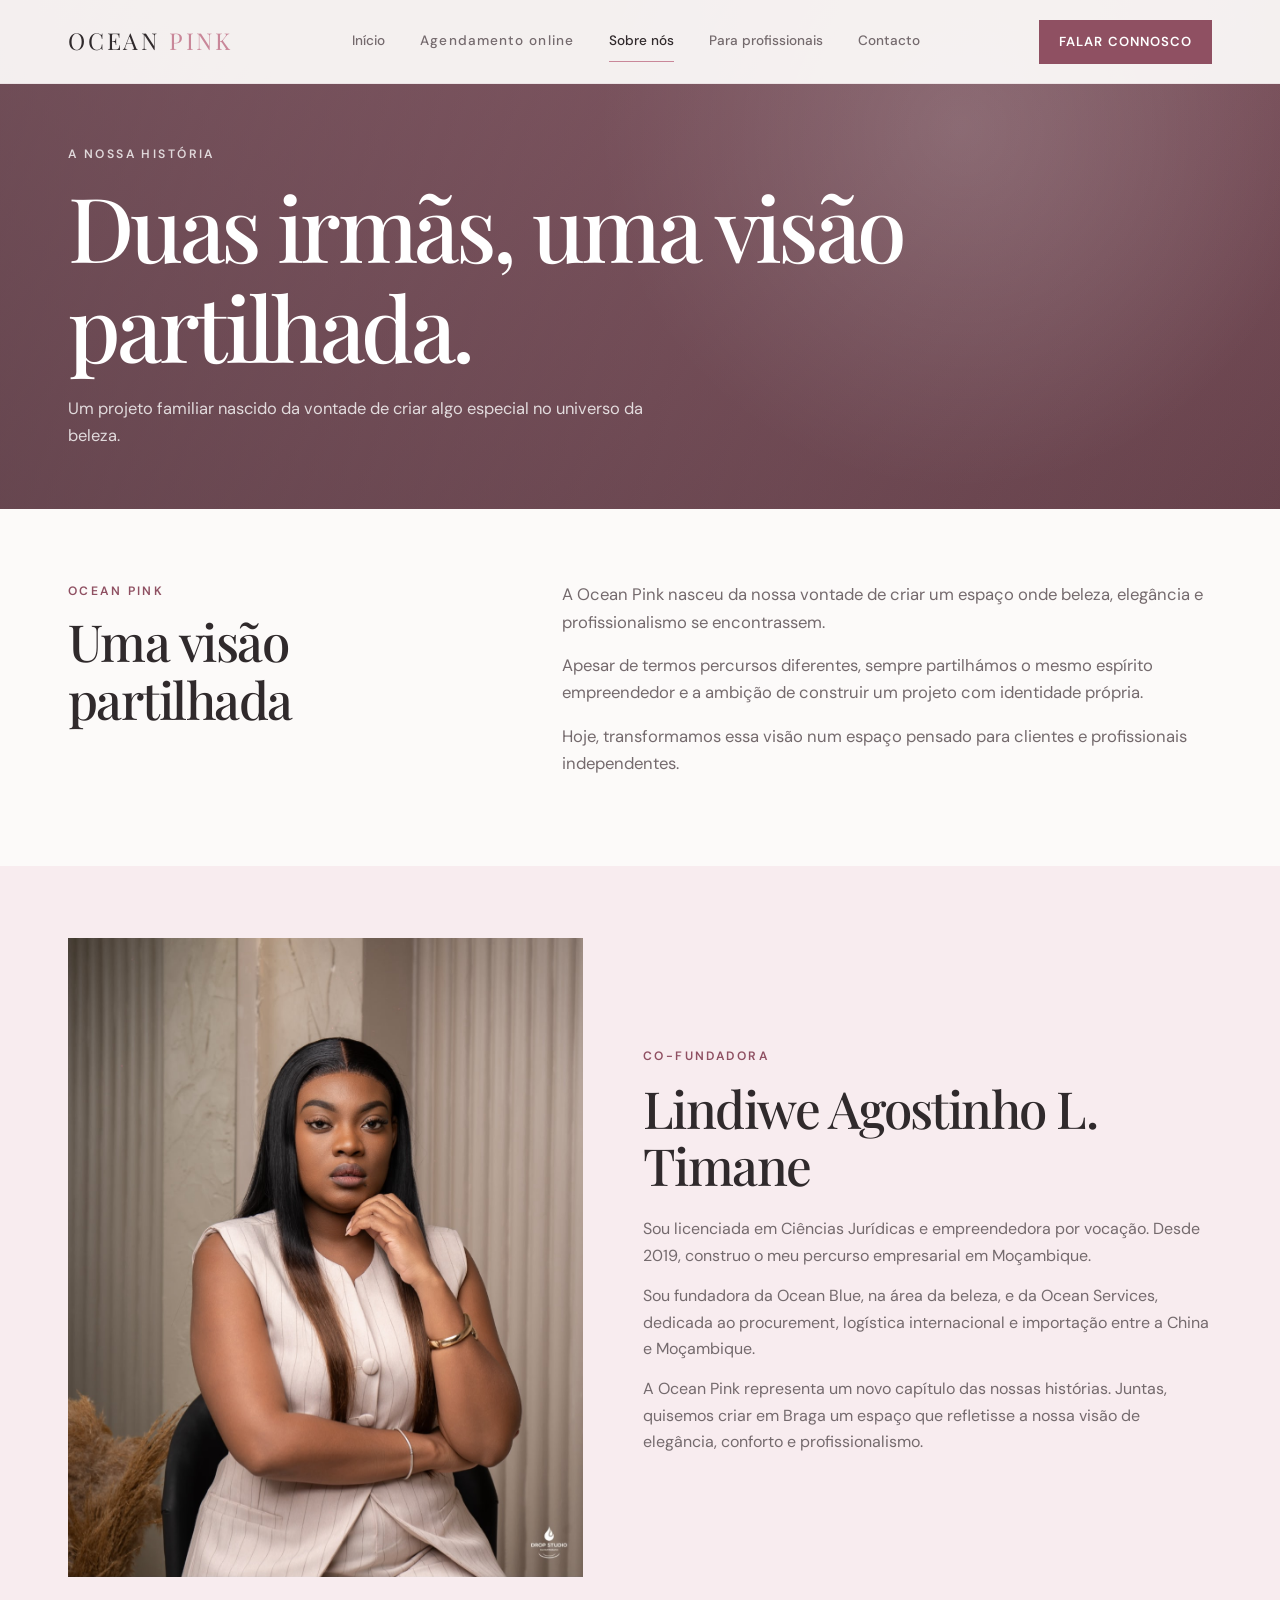
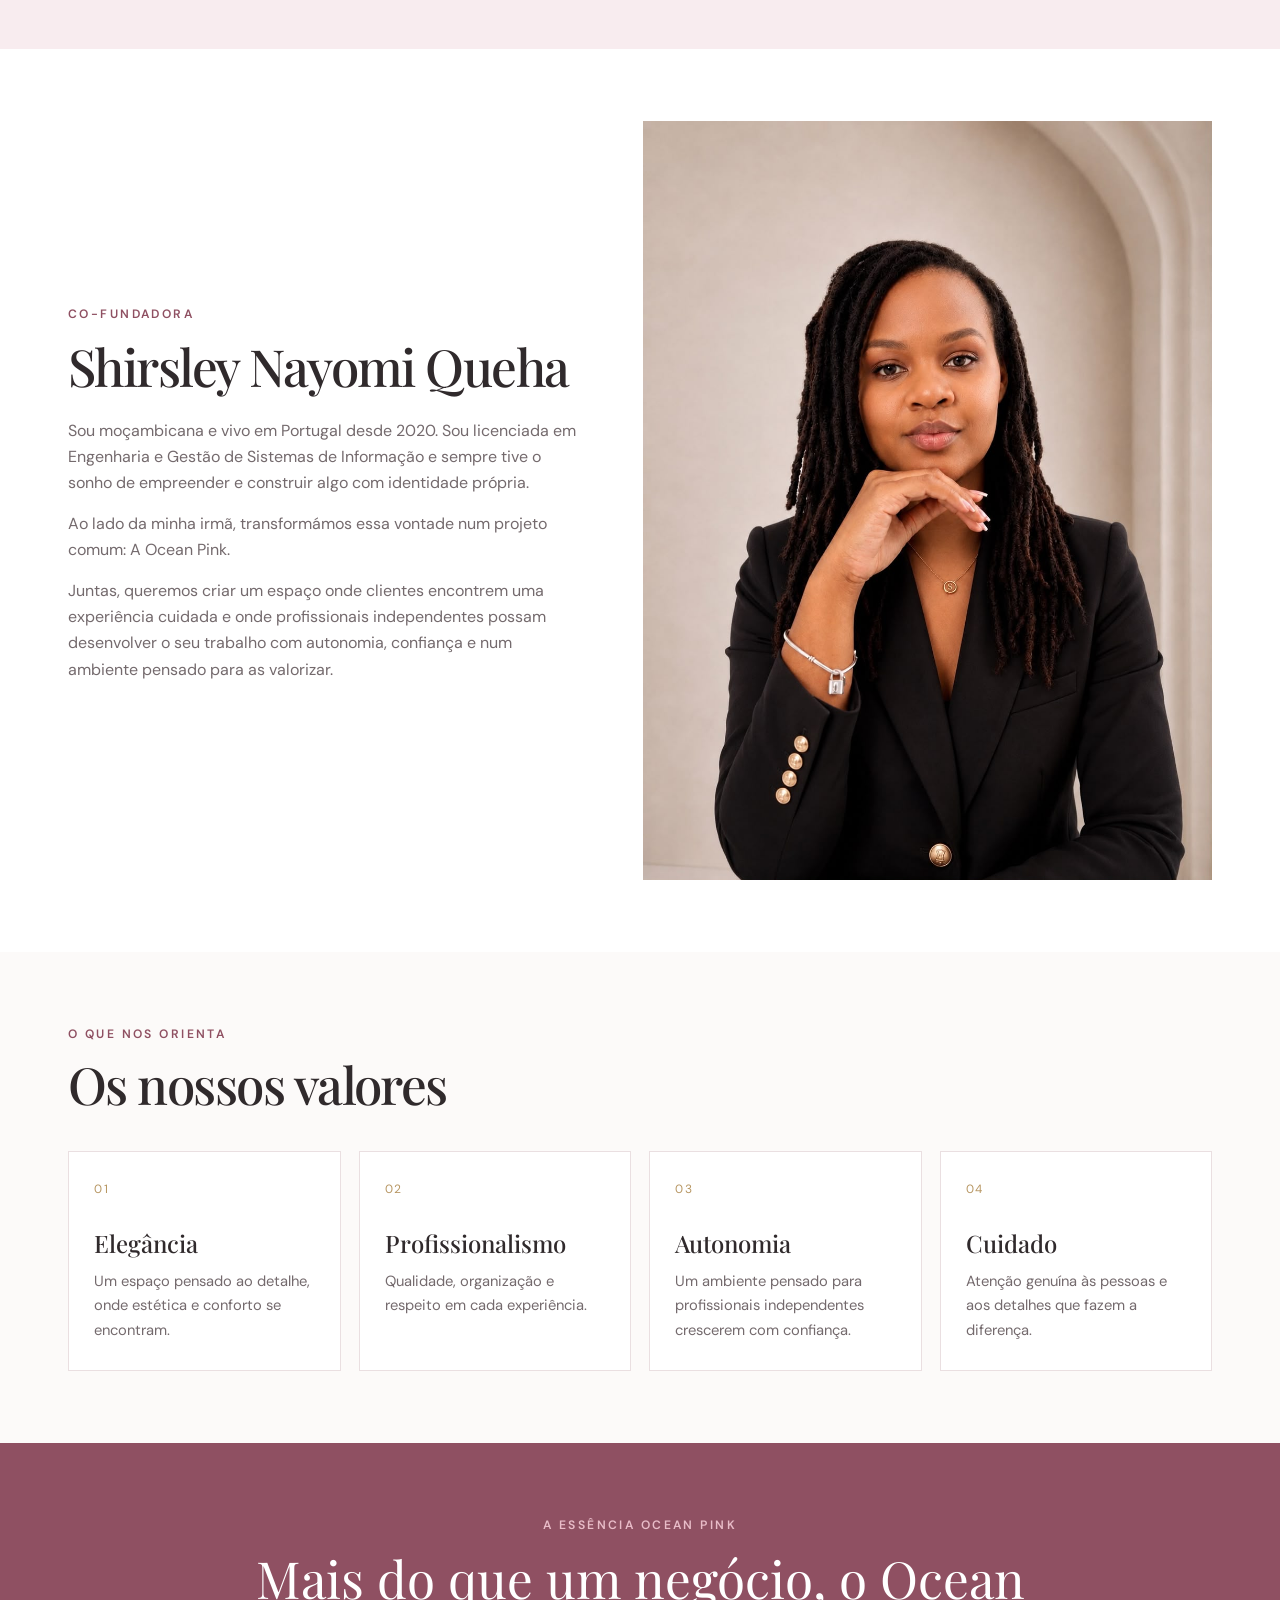
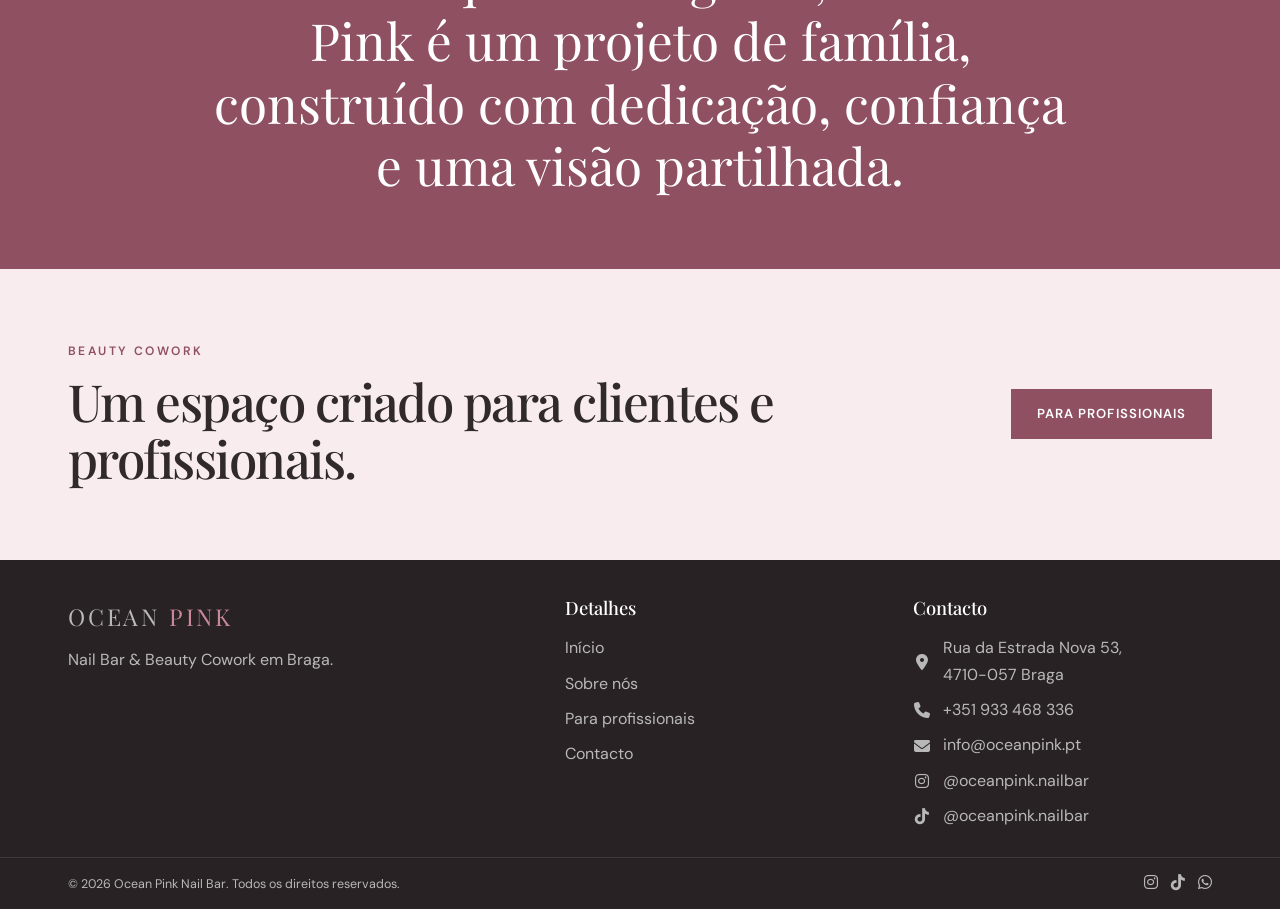
<file: sobre.html>
<!DOCTYPE html>
<html lang="pt-PT">

<head>
    <meta charset="UTF-8">

    <meta
        name="viewport"
        content="width=device-width, initial-scale=1.0"
    >

    <meta name="description" content="Conheça a história e as fundadoras do Ocean Pink, um Nail Bar e Beauty Cowork em Braga.">

    <title>Sobre Nós | Ocean Pink Nail Bar em Braga</title>

    <!-- CSS principal -->
    <link rel="stylesheet" href="styles.css">

    <!-- Font Awesome -->
    <link
        rel="stylesheet"
        href="https://cdnjs.cloudflare.com/ajax/libs/font-awesome/6.5.2/css/all.min.css"
    >
    <link rel="canonical" href="https://www.oceanpink.pt/sobre.html">
    <meta property="og:type" content="website">
    <meta property="og:locale" content="pt_PT">
    <meta property="og:site_name" content="Ocean Pink Nail Bar">
    <meta property="og:title" content="Sobre Nós | Ocean Pink Nail Bar em Braga">
    <meta property="og:description" content="Conheça a história e as fundadoras do Ocean Pink, um Nail Bar e Beauty Cowork em Braga.">
    <meta property="og:url" content="https://www.oceanpink.pt/sobre.html">
    <meta property="og:image" content="https://www.oceanpink.pt/images/partilha-oceanpink.jpg">
    <meta property="og:image:alt" content="Ocean Pink Nail Bar em Braga">
    <meta name="twitter:card" content="summary_large_image">
    <script type="application/ld+json">
{
  "@context": "https://schema.org",
  "@type": "AboutPage",
  "@id": "https://www.oceanpink.pt/sobre.html#webpage",
  "url": "https://www.oceanpink.pt/sobre.html",
  "name": "Sobre Nós | Ocean Pink Nail Bar em Braga",
  "description": "Conheça a história e as fundadoras do Ocean Pink, um Nail Bar e Beauty Cowork em Braga.",
  "inLanguage": "pt-PT",
  "about": {
    "@id": "https://www.oceanpink.pt/#business"
  },
  "isPartOf": {
    "@type": "WebSite",
    "@id": "https://www.oceanpink.pt/#website",
    "name": "Ocean Pink Nail Bar",
    "url": "https://www.oceanpink.pt/"
  }
}
    </script>
</head>


<body>


    <!-- ========================================
         CABEÇALHO
    ========================================= -->

    <header class="header">

        <div class="container header-content">

            <a href="index.html" class="logo">
                OCEAN <span>PINK</span>
            </a>

            <button
                class="menu-button"
                type="button"
                aria-label="Abrir menu"
                aria-expanded="false"
                aria-controls="main-navigation"
            >
                <span></span>
                <span></span>
                <span></span>
            </button>

            <nav
                id="main-navigation"
                class="navigation"
            >
                <a href="index.html">
                    Início
                </a>

                <a 
                 href="booking.html" class="button button-small header-button booking-link">
                  Agendamento online
                 </a>

                <a
                    href="sobre.html"
                    class="active"
                >
                    Sobre nós
                </a>

                <a href="profissionais.html">
                    Para profissionais
                </a>

                <a href="contacto.html">
                    Contacto
                </a>

            </nav>

            <a
                href="https://wa.me/351933468336"
                class="button button-small header-button"
                target="_blank"
                rel="noopener noreferrer"
            >
                Falar connosco
            </a>

        </div>

    </header>


    <main>


        <!-- ========================================
             HERO
        ========================================= -->

        <section class="page-hero about-page-hero">

            <div class="page-hero-overlay"></div>

            <div class="container page-hero-content">

                <p class="eyebrow">
                    A nossa história
                </p>

                <h1>
                    Duas irmãs, uma visão partilhada.
                </h1>

                <p>
                    Um projeto familiar nascido da vontade de criar
                    algo especial no universo da beleza.
                </p>

            </div>

        </section>


        <!-- ========================================
             A NOSSA HISTÓRIA
        ========================================= -->

        <section class="story-section section">

            <div class="container story-layout">

                <div class="story-heading">

                    <p class="eyebrow">
                        Ocean Pink
                    </p>

                    <h2>
                        Uma visão partilhada
                    </h2>

                </div>


                <div class="story-text">

                    <p>
                        A Ocean Pink nasceu da nossa vontade de criar
                        um espaço onde beleza, elegância e profissionalismo
                        se encontrassem.
                    </p>

                    <p>
                        Apesar de termos percursos diferentes, sempre
                        partilhámos o mesmo espírito empreendedor e a
                        ambição de construir um projeto com identidade própria.
                    </p>

                    <p>
                        Hoje, transformamos essa visão num espaço pensado
                        para clientes e profissionais independentes.
                    </p>

                </div>

            </div>

        </section>


        <!-- ========================================
             LINDIWE
        ========================================= -->

        <section class="founder-section section">

            <div class="container founder-layout">


                <div class="founder-image">

                    <img loading="lazy" decoding="async"
                        src="images/fundadora-lindiwe.jpg"
                        alt="Lindiwe Agostinho L. Timane, co-fundadora do Ocean Pink"
                    >

                </div>


                <div class="founder-content">

                    <p class="eyebrow">
                        Co-Fundadora
                    </p>

                    <h2>
                        Lindiwe Agostinho L. Timane
                    </h2>

                    <p>
                        Sou licenciada em Ciências Jurídicas e empreendedora
                        por vocação. Desde 2019, construo o meu percurso
                        empresarial em Moçambique.
                    </p>

                    <p>
                        Sou fundadora da Ocean Blue, na área da beleza,
                        e da Ocean Services, dedicada ao procurement,
                        logística internacional e importação entre a
                        China e Moçambique.
                    </p>

                    <p>
                        A Ocean Pink representa um novo capítulo das nossas histórias.
                        Juntas, quisemos criar em Braga um espaço que refletisse a nossa 
                        visão de elegância, conforto e profissionalismo.
                    </p>

                </div>


            </div>

        </section>


        <!-- ========================================
             SHIRSLEY
        ========================================= -->

        <section class="founder-section founder-section-alt section">

            <div class="container founder-layout founder-layout-reverse">


                <div class="founder-image">

                    <img loading="lazy" decoding="async"
                        src="images/fundadora-shirsley.jpg"
                        alt="Shirsley Nayomi Queha, co-fundadora do Ocean Pink"
                    >

                </div>


                <div class="founder-content">

                    <p class="eyebrow">
                        Co-Fundadora
                    </p>

                    <h2>
                        Shirsley Nayomi Queha
                    </h2>

                    <p>
                        Sou moçambicana e vivo em Portugal desde 2020. 
                        Sou licenciada em Engenharia e Gestão de Sistemas
                        de Informação e sempre tive o sonho de
                        empreender e construir algo com identidade própria.
                    </p>

                    <p>
                        Ao lado da minha irmã, transformámos essa vontade num projeto comum: A Ocean Pink.
                    </p>

                    <p>
                       Juntas, queremos criar um espaço onde clientes
                       encontrem uma experiência cuidada e onde profissionais independentes
                       possam desenvolver o seu trabalho com autonomia,
                       confiança e num ambiente pensado para as valorizar.
                    </p>

                </div>


            </div>

        </section>


        <!-- ========================================
             VALORES
        ========================================= -->

        <section class="values-section section">

            <div class="container">


                <div class="section-heading">

                    <p class="eyebrow">
                        O que nos orienta
                    </p>

                    <h2>
                        Os nossos valores
                    </h2>

                </div>


                <div class="values-grid">


                    <article class="value-card">

                        <span>
                            01
                        </span>

                        <h3>
                            Elegância
                        </h3>

                        <p>
                            Um espaço pensado ao detalhe,
                            onde estética e conforto se encontram.
                        </p>

                    </article>


                    <article class="value-card">

                        <span>
                            02
                        </span>

                        <h3>
                            Profissionalismo
                        </h3>

                        <p>
                            Qualidade, organização e respeito
                            em cada experiência.
                        </p>

                    </article>


                    <article class="value-card">

                        <span>
                            03
                        </span>

                        <h3>
                            Autonomia
                        </h3>

                        <p>
                            Um ambiente pensado para profissionais
                            independentes crescerem com confiança.
                        </p>

                    </article>


                    <article class="value-card">

                        <span>
                            04
                        </span>

                        <h3>
                            Cuidado
                        </h3>

                        <p>
                            Atenção genuína às pessoas
                            e aos detalhes que fazem a diferença.
                        </p>

                    </article>


                </div>

            </div>

        </section>


        <!-- ========================================
             ESSÊNCIA OCEAN PINK
        ========================================= -->

        <section class="family-statement section">

            <div class="container family-statement-content">

                <p class="eyebrow">
                    A essência Ocean Pink
                </p>

                <blockquote>
                    Mais do que um negócio, o Ocean Pink é um projeto
                    de família, construído com dedicação, confiança
                    e uma visão partilhada.
                </blockquote>

            </div>

        </section>


        <!-- ========================================
             CTA FINAL
        ========================================= -->

        <section class="page-cta section">

            <div class="container page-cta-content">


                <div>

                    <p class="eyebrow">
                        Beauty Cowork
                    </p>

                    <h2>
                        Um espaço criado para clientes
                        e profissionais.
                    </h2>

                </div>


                <a
                    href="profissionais.html"
                    class="button"
                >
                    Para profissionais
                </a>


            </div>

        </section>


    </main>


    <!-- ========================================
         RODAPÉ
    ========================================= -->

    <footer class="footer">


        <div class="container footer-content">


            <!-- Marca -->

            <div class="footer-about">

                <a
                    href="index.html"
                    class="logo footer-logo"
                >
                    OCEAN <span>PINK</span>
                </a>

                <p>
                    Nail Bar & Beauty Cowork em Braga.
                </p>

            </div>


            <!-- Navegação -->

            <div class="footer-links">

                <h3>
                    Detalhes
                </h3>

                <a href="index.html">
                    Início
                </a>

                <a href="sobre.html">
                    Sobre nós
                </a>

                <a href="profissionais.html">
                    Para profissionais
                </a>

                <a href="contacto.html">
                    Contacto
                </a>

            </div>


            <!-- Contactos -->

            <div class="footer-contact">

                <h3>
                    Contacto
                </h3>


                <a
                    href="https://maps.app.goo.gl/u84KjJR1pFZMVuHY6"
                    target="_blank"
                    rel="noopener noreferrer"
                >

                    <i class="fa-solid fa-location-dot"></i>

                    <span>
                        Rua da Estrada Nova 53,<br>
                        4710-057 Braga
                    </span>

                </a>


                <a href="tel:+351933468336">

                    <i class="fa-solid fa-phone"></i>

                    <span>
                        +351 933 468 336
                    </span>

                </a>


                <a href="mailto:info@oceanpink.pt">

                    <i class="fa-solid fa-envelope"></i>

                    <span>
                        info@oceanpink.pt
                    </span>

                </a>


                <a
                    href="https://www.instagram.com/oceanpink.nailbar/"
                    target="_blank"
                    rel="noopener noreferrer"
                >

                    <i class="fa-brands fa-instagram"></i>

                    <span>
                        @oceanpink.nailbar
                    </span>

                </a>


                <a
                    href="https://www.tiktok.com/@oceanpink.nailbar"
                    target="_blank"
                    rel="noopener noreferrer"
                >

                    <i class="fa-brands fa-tiktok"></i>

                    <span>
                        @oceanpink.nailbar
                    </span>

                </a>


            </div>


        </div>


        <!-- Rodapé inferior -->

        <div class="footer-bottom">

            <div class="container footer-bottom-content">


                <p>
                    © <span id="current-year"></span>
                    Ocean Pink Nail Bar.
                    Todos os direitos reservados.
                </p>


                <div class="footer-social">


                    <a
                        href="https://www.instagram.com/oceanpink.nailbar/"
                        target="_blank"
                        rel="noopener noreferrer"
                        aria-label="Instagram do Ocean Pink"
                    >
                        <i class="fa-brands fa-instagram"></i>
                    </a>


                    <a
                        href="https://www.tiktok.com/@oceanpink.nailbar"
                        target="_blank"
                        rel="noopener noreferrer"
                        aria-label="TikTok do Ocean Pink"
                    >
                        <i class="fa-brands fa-tiktok"></i>
                    </a>


                    <a
                        href="https://wa.me/351933468336"
                        target="_blank"
                        rel="noopener noreferrer"
                        aria-label="WhatsApp do Ocean Pink"
                    >
                        <i class="fa-brands fa-whatsapp"></i>
                    </a>


                </div>


            </div>

        </div>


    </footer>


    <!-- JavaScript -->

    <script src="script.js"></script>


</body>

</html>
</file>
<file: styles.css>
@import url("https://fonts.googleapis.com/css2?family=DM+Sans:wght@300;400;500;600&family=Playfair+Display:wght@500;600&display=swap");

/* =========================================================
   1. VARIÁVEIS
========================================================= */

:root {
    --pink-light: #f8ecef;
    --pink-soft: #e8bcc8;
    --pink-medium: #c98799;
    --pink-dark: #8f5062;

    --gold: #b79662;
    --white: #ffffff;
    --off-white: #fcfaf9;
    --text: #302a2c;
    --text-light: #746a6d;
    --border: #eadfe1;

    --font-heading: "Playfair Display", serif;
    --font-body: "DM Sans", sans-serif;

    --container: 1200px;
    --header-height: 84px;

    /* Espaçamentos globais mais compactos */
    --section-space: 72px;
    --section-space-tablet: 56px;
    --section-space-mobile: 42px;
}


/* =========================================================
   2. BASE
========================================================= */

* {
    box-sizing: border-box;
    margin: 0;
    padding: 0;
}

html {
    scroll-behavior: smooth;
}

body {
    background: var(--off-white);
    color: var(--text);
    font-family: var(--font-body);
    font-size: 16px;
    line-height: 1.65;
}

body.menu-open {
    overflow: hidden;
}

img {
    display: block;
    max-width: 100%;
}

a {
    color: inherit;
    text-decoration: none;
}

button {
    color: inherit;
    font: inherit;
}

h1,
h2,
h3 {
    font-family: var(--font-heading);
    font-weight: 500;
    line-height: 1.12;
}

h1 {
    font-size: clamp(3rem, 7vw, 6.2rem);
    letter-spacing: -0.04em;
}

h2 {
    font-size: clamp(2.1rem, 4vw, 3.8rem);
    letter-spacing: -0.03em;
}

h3 {
    font-size: 1.5rem;
}

p {
    color: var(--text-light);
}

.container {
    margin: 0 auto;
    max-width: var(--container);
    padding-left: 28px;
    padding-right: 28px;
    width: 100%;
}

.section {
    padding: var(--section-space) 0;
}

.eyebrow {
    color: var(--pink-dark);
    font-size: 0.76rem;
    font-weight: 600;
    letter-spacing: 0.2em;
    margin-bottom: 12px;
    text-transform: uppercase;
}

.section-heading {
    margin-bottom: 38px;
    max-width: 720px;
}


/* =========================================================
   3. BOTÕES E LINKS
========================================================= */

.button {
    align-items: center;
    background: var(--pink-dark);
    border: 1px solid var(--pink-dark);
    color: var(--white);
    display: inline-flex;
    font-size: 0.82rem;
    font-weight: 600;
    justify-content: center;
    letter-spacing: 0.08em;
    min-height: 50px;
    padding: 12px 25px;
    text-transform: uppercase;
    transition:
        background 0.25s ease,
        border-color 0.25s ease,
        color 0.25s ease,
        transform 0.25s ease;
}

.button:hover {
    background: var(--text);
    border-color: var(--text);
    transform: translateY(-2px);
}

.button-small {
    min-height: 44px;
    padding: 10px 19px;
}

.button-outline {
    background: transparent;
    border-color: rgba(255, 255, 255, 0.65);
    color: var(--white);
}

.button-outline:hover {
    background: var(--white);
    border-color: var(--white);
    color: var(--text);
}

.text-link {
    align-items: center;
    color: var(--pink-dark);
    display: inline-flex;
    font-size: 0.86rem;
    font-weight: 600;
    gap: 9px;
    letter-spacing: 0.05em;
    margin-top: 8px;
    text-transform: uppercase;
}

.text-link span,
.text-link i {
    transition: transform 0.2s ease;
}

.text-link:hover span,
.text-link:hover i {
    transform: translateX(5px);
}


/* =========================================================
   4. CABEÇALHO
========================================================= */

.header {
    background: rgba(252, 250, 249, 0.94);
    border-bottom: 1px solid rgba(234, 223, 225, 0.8);
    height: var(--header-height);
    left: 0;
    position: fixed;
    right: 0;
    top: 0;
    z-index: 1000;
}

.header-content {
    align-items: center;
    display: flex;
    height: 100%;
    justify-content: space-between;
}

.logo {
    font-family: var(--font-heading);
    font-size: 1.45rem;
    letter-spacing: 0.12em;
    white-space: nowrap;
}

.logo span {
    color: var(--pink-medium);
}

.navigation {
    align-items: center;
    display: flex;
    gap: 35px;
}

.navigation a {
    color: var(--text-light);
    font-size: 0.85rem;
    font-weight: 500;
    position: relative;
}

/* Marcar comporta-se como um link normal do menu */
.navigation .booking-link {
    background: transparent;
    border: 0;
    color: var(--text-light);
    min-height: 0;
    padding: 0;
    text-transform: none;
}

.navigation a::after {
    background: var(--pink-medium);
    bottom: -9px;
    content: "";
    height: 1px;
    left: 0;
    position: absolute;
    transform: scaleX(0);
    transform-origin: right;
    transition: transform 0.25s ease;
    width: 100%;
}

.navigation a:hover,
.navigation a.active {
    color: var(--text);
}

.navigation a:hover::after,
.navigation a.active::after {
    transform: scaleX(1);
    transform-origin: left;
}

.menu-button {
    background: transparent;
    border: 0;
    cursor: pointer;
    display: none;
    flex-direction: column;
    gap: 5px;
    padding: 8px;
}

.menu-button span {
    background: var(--text);
    display: block;
    height: 1px;
    transition:
        transform 0.25s ease,
        opacity 0.25s ease;
    width: 26px;
}


/* =========================================================
   5. PÁGINA INICIAL
========================================================= */

/* Hero */

.hero {
    align-items: center;
    background: linear-gradient(135deg, #b88190, #6f4953);
    display: flex;
    min-height: 78vh;
    overflow: hidden;
    padding-bottom: 60px;
    padding-top: calc(var(--header-height) + 60px);
    position: relative;
}

.hero::before {
    background:
        radial-gradient(
            circle at 80% 20%,
            rgba(255, 255, 255, 0.22),
            transparent 35%
        );
    content: "";
    inset: 0;
    position: absolute;
}

.hero-overlay {
    background:
        linear-gradient(
            90deg,
            rgba(45, 31, 36, 0.45),
            rgba(45, 31, 36, 0.08)
        );
    inset: 0;
    position: absolute;
}

.hero-content {
    max-width: var(--container);
    position: relative;
    z-index: 2;
}

.hero-content .eyebrow {
    color: rgba(255, 255, 255, 0.8);
}

.hero h1 {
    color: var(--white);
    max-width: 900px;
}

.hero-description {
    color: rgba(255, 255, 255, 0.82);
    font-size: 1.05rem;
    margin-top: 20px;
    max-width: 610px;
}

.hero-actions {
    display: flex;
    flex-wrap: wrap;
    gap: 12px;
    margin-top: 28px;
}


/* Conceito / características */

.features {
    background: var(--off-white);
}

.feature-grid {
    display: grid;
    gap: 1px;
    grid-template-columns: repeat(4, 1fr);
}

.feature-card {
    background: var(--white);
    border: 1px solid var(--border);
    min-height: 245px;
    padding: 30px 26px;
    transition:
        transform 0.25s ease,
        box-shadow 0.25s ease;
}

.feature-card:hover {
    box-shadow: 0 18px 38px rgba(58, 41, 46, 0.08);
    transform: translateY(-5px);
    z-index: 2;
}

.feature-number {
    color: var(--gold);
    display: block;
    font-size: 0.75rem;
    letter-spacing: 0.14em;
    margin-bottom: 34px;
}

.feature-card h3 {
    margin-bottom: 12px;
}

.feature-card p {
    font-size: 0.93rem;
}


/* Galeria */

.home-gallery {
    background: var(--off-white);
    overflow: hidden;
    padding: 60px 0;
}

.gallery-heading {
    margin: 0 auto 32px;
    max-width: var(--container);
    padding: 0 28px;
}

.gallery-heading .eyebrow {
    margin-bottom: 10px;
}

.gallery-heading h2 {
    color: var(--text);
    font-size: clamp(2rem, 4vw, 3.5rem);
    font-weight: 400;
    line-height: 1.1;
    margin: 0;
}

.gallery-slider {
    position: relative;
    width: 100%;
}

.gallery-track-container {
    overflow: hidden;
    width: 100%;
}

.gallery-track {
    display: flex;
    gap: 20px;
    transition: transform 0.7s cubic-bezier(0.22, 1, 0.36, 1);
    will-change: transform;
}

.gallery-slide {
    flex: 0 0 calc((100% - 40px) / 3);
    height: 460px;
    overflow: hidden;
}

.gallery-slide img {
    display: block;
    height: 100%;
    object-fit: cover;
    transition: transform 0.7s ease;
    width: 100%;
}

.gallery-slide:hover img {
    transform: scale(1.04);
}

.gallery-arrow {
    align-items: center;
    background: rgba(39, 33, 35, 0.85);
    border: 0;
    border-radius: 50%;
    color: var(--white);
    cursor: pointer;
    display: flex;
    font-size: 22px;
    height: 46px;
    justify-content: center;
    position: absolute;
    top: 50%;
    transform: translateY(-50%);
    transition:
        background 0.25s ease,
        transform 0.25s ease;
    width: 46px;
    z-index: 5;
}

.gallery-arrow:hover {
    background: var(--pink-dark);
    transform: translateY(-50%) scale(1.08);
}

.gallery-arrow-left {
    left: 22px;
}

.gallery-arrow-right {
    right: 22px;
}

.gallery-dots {
    align-items: center;
    display: flex;
    gap: 8px;
    justify-content: center;
    margin-top: 20px;
}

.gallery-dot {
    background: rgba(74, 50, 57, 0.25);
    border: 0;
    border-radius: 999px;
    cursor: pointer;
    height: 8px;
    padding: 0;
    transition:
        background 0.25s ease,
        width 0.25s ease;
    width: 8px;
}

.gallery-dot.active {
    background: var(--pink-dark);
    width: 26px;
}

/* =========================================================
   MARCAÇÕES — HOME
========================================================= */

.booking-section {
    background: var(--pink-light);
}

.booking-editorial {
    align-items: stretch;
    display: grid;
    grid-template-columns: 1fr 1fr;
    min-height: 420px;
}

.booking-image {
    min-height: 420px;
    overflow: hidden;
}

.booking-image img {
    height: 100%;
    object-fit: cover;
    width: 100%;
}

.booking-content {
    align-items: flex-start;
    display: flex;
    flex-direction: column;
    justify-content: center;
    padding: 48px 56px;
}

.booking-content h2 {
    margin-bottom: 14px;
}

.booking-content > p:not(.eyebrow) {
    margin-bottom: 24px;
    max-width: 460px;
}


/* Cocktail Days */


.cocktail-section {
    background: var(--pink-dark);
    text-align: center;
}

.cocktail-content {
    max-width: 820px;
}

.cocktail-section .eyebrow {
    color: var(--pink-soft);
}

.cocktail-section h2 {
    color: var(--white);
    margin-bottom: 18px;
}

.cocktail-section p:last-child {
    color: rgba(255, 255, 255, 0.78);
    font-size: 1rem;
}


/* Eventos */

.events {
    background: var(--white);
}

.event-grid {
    display: grid;
    gap: 24px;
    grid-template-columns: repeat(3, 1fr);
}

.event-card {
    background: var(--off-white);
    border: 1px solid var(--border);
}

.event-image {
    align-items: center;
    background: linear-gradient(145deg, #efdce1, #d9b1bc);
    display: flex;
    justify-content: center;
    height: 300px;
    overflow: hidden;
}

.event-image img {
    width: 100%;
    height: 100%;
    object-fit: cover;
    display: block;
}

.event-image span {
    color: rgba(74, 50, 57, 0.55);
    font-size: 0.75rem;
    font-weight: 600;
    letter-spacing: 0.15em;
    text-transform: uppercase;
}

.event-content {
    padding: 26px 28px 30px;
}

.event-date {
    color: var(--pink-dark);
    display: inline-block;
    font-size: 0.72rem;
    font-weight: 600;
    letter-spacing: 0.14em;
    margin-bottom: 12px;
    text-transform: uppercase;
}

.event-content h3 {
    margin-bottom: 12px;
}

.event-content p {
    font-size: 0.93rem;
}


/* CTA profissionais */

.professional-cta {
    background: var(--pink-light);
}

.professional-cta-content {
    align-items: center;
    display: flex;
    gap: 40px;
    justify-content: space-between;
}

.professional-cta-content h2 {
    max-width: 800px;
}

.professional-cta-text {
    margin-top: 14px;
    max-width: 700px;
}


/* Contacto + mapa da Home */

.contact-preview {
    background: var(--off-white);
}

.two-columns {
    align-items: center;
    display: grid;
    gap: 60px;
    grid-template-columns: 1fr 1fr;
}

.content-block {
    max-width: 510px;
}

.content-block h2 {
    margin-bottom: 20px;
}

.content-block p {
    margin-bottom: 14px;
}

.contact-list {
    display: flex;
    flex-direction: column;
    gap: 9px;
    margin-top: 24px;
}

.contact-list a {
    color: var(--pink-dark);
    width: fit-content;
}

.contact-list a:hover {
    text-decoration: underline;
}

.map-embed {
    height: 430px;
    overflow: hidden;
    width: 100%;
}

.map-embed iframe {
    border: 0;
    display: block;
    height: 100%;
    width: 100%;
}


/* =========================================================
   6. ELEMENTOS PARTILHADOS NAS PÁGINAS INTERNAS
========================================================= */

.page-hero {
    align-items: flex-end;
    background: linear-gradient(135deg, #b77f8e, #6c454f);
    display: flex;
    min-height: 500px;
    overflow: hidden;
    padding-bottom: 60px;
    padding-top: calc(var(--header-height) + 60px);
    position: relative;
}

.page-hero::before {
    background:
        radial-gradient(
            circle at 75% 25%,
            rgba(255, 255, 255, 0.2),
            transparent 35%
        );
    content: "";
    inset: 0;
    position: absolute;
}

.page-hero-overlay {
    background:
        linear-gradient(
            90deg,
            rgba(44, 30, 35, 0.5),
            rgba(44, 30, 35, 0.08)
        );
    inset: 0;
    position: absolute;
}

.page-hero-content {
    position: relative;
    z-index: 2;
}

.page-hero-content .eyebrow {
    color: rgba(255, 255, 255, 0.78);
}

.page-hero-content h1 {
    color: var(--white);
    max-width: 850px;
}

.page-hero-content > p:last-child {
    color: rgba(255, 255, 255, 0.8);
    font-size: 1.03rem;
    margin-top: 18px;
    max-width: 610px;
}


/* =========================================================
   7. PÁGINA SOBRE NÓS
========================================================= */

/* História */

.story-section {
    background: var(--off-white);
}

.story-layout {
    align-items: start;
    display: grid;
    gap: 60px;
    grid-template-columns: 0.8fr 1.2fr;
}

.story-heading {
    position: sticky;
    top: calc(var(--header-height) + 30px);
}

.story-text {
    max-width: 720px;
}

.story-text p {
    font-size: 1.04rem;
    margin-bottom: 16px;
}


/* Fundadoras */

.founder-section {
    background: var(--pink-light);
}

.founder-section-alt {
    background: var(--white);
}

.founder-layout {
    align-items: center;
    display: grid;
    gap: 60px;
    grid-template-columns: 0.95fr 1.05fr;
}

.founder-layout-reverse .founder-image {
    order: 2;
}

.founder-layout-reverse .founder-content {
    order: 1;
}

.founder-image {
    background: linear-gradient(145deg, #ead2d8, #cfa3ae);
    min-height: 500px;
    overflow: hidden;
}

.founder-placeholder {
    align-items: center;
    display: flex;
    justify-content: center;
}

.founder-placeholder span {
    color: rgba(74, 50, 57, 0.55);
    font-size: 0.75rem;
    font-weight: 600;
    letter-spacing: 0.14em;
    text-transform: uppercase;
}

.founder-image img {
    height: 100%;
    min-height: 500px;
    object-fit: cover;
    width: 100%;
}

.founder-content {
    max-width: 590px;
}

.founder-content h2 {
    font-size: clamp(2.2rem, 4vw, 3.6rem);
    margin-bottom: 22px;
}

.founder-content p {
    margin-bottom: 14px;
}


/* Valores */

.values-section {
    background: var(--off-white);
}

.values-grid {
    display: grid;
    gap: 18px;
    grid-template-columns: repeat(4, 1fr);
}

.value-card {
    background: var(--white);
    border: 1px solid var(--border);
    min-height: 215px;
    padding: 28px 25px;
}

.value-card span {
    color: var(--gold);
    display: block;
    font-size: 0.75rem;
    letter-spacing: 0.14em;
    margin-bottom: 30px;
}

.value-card h3 {
    margin-bottom: 12px;
}

.value-card p {
    font-size: 0.92rem;
}


/* Frase familiar */

.family-statement {
    background: var(--pink-dark);
    text-align: center;
}

.family-statement-content {
    max-width: 930px;
}

.family-statement .eyebrow {
    color: var(--pink-soft);
}

.family-statement blockquote {
    color: var(--white);
    font-family: var(--font-heading);
    font-size: clamp(1.9rem, 4vw, 3.4rem);
    line-height: 1.22;
}


/* CTA final */

.page-cta {
    background: var(--pink-light);
}

.page-cta-content {
    align-items: center;
    display: flex;
    gap: 40px;
    justify-content: space-between;
}

.page-cta-content h2 {
    max-width: 820px;
}


/* =========================================================
   8. PÁGINA PARA PROFISSIONAIS
========================================================= */

.professionals-page-hero .page-hero-content {
    max-width: 800px;
}

.professionals-page-hero .button {
    margin-top: 25px;
}


/* Vantagens */

.benefits-section {
    background: var(--pink-light);
}

.benefits-grid {
    display: grid;
    gap: 18px;
    grid-template-columns: repeat(4, 1fr);
}

.benefit-card {
    background: var(--white);
    border: 1px solid var(--border);
    min-height: 225px;
    padding: 28px 25px;
}

.benefit-card > span {
    color: var(--gold);
    display: block;
    font-size: 0.75rem;
    letter-spacing: 0.14em;
    margin-bottom: 32px;
}

.benefit-card h3 {
    margin-bottom: 12px;
}

.benefit-card p {
    font-size: 0.92rem;
}


/* Perfil */

.profile-section {
    background: var(--pink-dark);
}

.profile-layout {
    align-items: center;
    display: grid;
    gap: 60px;
    grid-template-columns: 0.95fr 1.05fr;
}

.profile-image {
    background: linear-gradient(145deg, #ead2d8, #bd8996);
    min-height: 500px;
    overflow: hidden;
}

.profile-image img {
    height: 100%;
    min-height: 500px;
    object-fit: cover;
    width: 100%;
}

.profile-placeholder {
    align-items: center;
    display: flex;
    justify-content: center;
}

.profile-placeholder span {
    color: rgba(74, 50, 57, 0.6);
    font-size: 0.75rem;
    font-weight: 600;
    letter-spacing: 0.14em;
    text-transform: uppercase;
}

.profile-content .eyebrow {
    color: var(--pink-soft);
}

.profile-content h2,
.profile-content p,
.profile-list {
    color: var(--white);
}

.profile-content > p {
    color: rgba(255, 255, 255, 0.78);
    margin-bottom: 20px;
}

.profile-list {
    list-style: none;
}

.profile-list li {
    border-bottom: 1px solid rgba(255, 255, 255, 0.14);
    padding: 11px 0 11px 24px;
    position: relative;
}

.profile-list li::before {
    color: var(--gold);
    content: "•";
    left: 0;
    position: absolute;
}


/* Processo */

.process-section {
    background: var(--off-white);
}

.process-grid {
    display: grid;
    gap: 18px;
    grid-template-columns: repeat(4, 1fr);
}

.process-card {
    border-top: 1px solid var(--pink-dark);
    padding: 24px 18px 12px 0;
}

.process-card > span {
    color: var(--gold);
    display: block;
    font-size: 0.75rem;
    letter-spacing: 0.14em;
    margin-bottom: 26px;
}

.process-card h3 {
    margin-bottom: 10px;
}


/* FAQ */

.faq-section {
    background: var(--white);
}

.faq-layout {
    align-items: start;
    display: grid;
    gap: 65px;
    grid-template-columns: 0.8fr 1.2fr;
}

.faq-heading {
    position: sticky;
    top: calc(var(--header-height) + 30px);
}

.faq-list {
    border-top: 1px solid var(--border);
}

.faq-item {
    border-bottom: 1px solid var(--border);
}

.faq-item summary {
    cursor: pointer;
    font-family: var(--font-heading);
    font-size: 1.22rem;
    list-style: none;
    padding: 21px 42px 21px 0;
    position: relative;
}

.faq-item summary::-webkit-details-marker {
    display: none;
}

.faq-item summary::after {
    content: "+";
    font-family: var(--font-body);
    font-size: 1.45rem;
    font-weight: 300;
    position: absolute;
    right: 5px;
    top: 18px;
}

.faq-item[open] summary::after {
    content: "−";
}

.faq-item p {
    max-width: 650px;
    padding: 0 42px 20px 0;
}


/* Formulário */

.application-section {
    background: var(--pink-light);
}

.application-layout {
    align-items: center;
    display: grid;
    gap: 60px;
    grid-template-columns: 1fr 1fr;
}

.application-content > p:not(.eyebrow) {
    margin-top: 14px;
    max-width: 560px;
}

.application-note {
    font-size: 0.85rem;
}

.application-box {
    background: var(--white);
    border: 1px solid var(--border);
    padding: 38px;
}

.application-box h3 {
    margin-bottom: 12px;
}

.application-box p {
    margin-bottom: 20px;
}


/* =========================================================
   9. PÁGINA DE CONTACTO
========================================================= */

.contact-page-hero .page-hero-content {
    max-width: 780px;
}

.contact-info-section {
    background: var(--off-white);
}

.contact-heading {
    margin-bottom: 38px;
    max-width: 720px;
}

.contact-heading > p:last-child {
    margin-top: 14px;
    max-width: 600px;
}


/* Cartões */

.contact-cards-grid {
    display: grid;
    gap: 18px;
    grid-template-columns: repeat(4, 1fr);
}

.contact-card {
    background: var(--white);
    border: 1px solid var(--border);
    display: flex;
    flex-direction: column;
    min-height: 285px;
    padding: 28px 24px;
    transition:
        box-shadow 0.25s ease,
        transform 0.25s ease;
}

.contact-card:hover {
    box-shadow: 0 18px 38px rgba(74, 50, 57, 0.09);
    transform: translateY(-4px);
}

.contact-card-icon {
    align-items: center;
    background: var(--pink-light);
    border-radius: 50%;
    color: var(--pink-dark);
    display: flex;
    font-size: 1.05rem;
    height: 44px;
    justify-content: center;
    margin-bottom: 24px;
    width: 44px;
}

.contact-card-label {
    color: var(--gold);
    font-size: 0.7rem;
    font-weight: 600;
    letter-spacing: 0.14em;
    margin-bottom: 9px;
    text-transform: uppercase;
}

.contact-card h3 {
    font-size: 1.35rem;
    margin-bottom: 11px;
}

.contact-card > p:not(.contact-card-label) {
    font-size: 0.92rem;
    margin-bottom: 20px;
}

.contact-card-link {
    align-items: center;
    color: var(--pink-dark);
    display: flex;
    font-size: 0.87rem;
    font-weight: 600;
    gap: 9px;
    margin-top: auto;
}

.contact-card-link i {
    font-size: 0.75rem;
    transition: transform 0.2s ease;
}

.contact-card-link:hover i {
    transform: translateX(4px);
}


/* WhatsApp / contacto direto */

.contact-message-section {
    background: var(--pink-light);
}

.contact-message-layout {
    align-items: center;
    display: grid;
    gap: 55px;
    grid-template-columns: 1fr 0.85fr;
}

.contact-message-content {
    max-width: 650px;
}

.contact-message-content > p:not(.eyebrow) {
    margin: 14px 0 24px;
    max-width: 570px;
}

.contact-message-content .button {
    gap: 10px;
}

.contact-message-box {
    background: var(--white);
    border: 1px solid var(--border);
    padding: 36px;
}

.contact-message-box h3 {
    font-size: 1.7rem;
    margin-bottom: 13px;
}

.contact-message-box > p:not(.eyebrow) {
    margin-bottom: 20px;
}


/* =========================================================
   10. RODAPÉ
========================================================= */

.footer {
    background: #282224;
    color: var(--white);
    padding-top: 38px;
}

.footer-content {
    display: grid;
    gap: 48px;
    grid-template-columns: 1.5fr 1fr 1fr;
    padding-bottom: 28px;
}

.footer-logo {
    display: inline-block;
    margin-bottom: 12px;
}

.footer p,
.footer a {
    color: rgba(255, 255, 255, 0.68);
}

.footer-about p {
    line-height: 1.5;
}

.footer-links,
.footer-contact {
    display: flex;
    flex-direction: column;
    gap: 9px;
}

.footer-links h3,
.footer-contact h3 {
    color: var(--white);
    font-size: 1.15rem;
    margin-bottom: 8px;
}

.footer-contact a {
    align-items: center;
    display: flex;
    gap: 12px;
}

.footer-contact i {
    min-width: 18px;
    text-align: center;
}

.footer a:hover {
    color: var(--white);
}

.footer-bottom {
    border-top: 1px solid rgba(255, 255, 255, 0.1);
    margin-top: 0;
    padding: 12px 0;
}

.footer-bottom-content {
    align-items: center;
    display: flex;
    gap: 18px;
    justify-content: space-between;
}

.footer-bottom p {
    font-size: 0.78rem;
    line-height: 1.3;
    margin: 0;
}

.footer-social {
    align-items: center;
    display: flex;
    gap: 13px;
}

.footer-social a {
    font-size: 1rem;
}


/* =========================================================
   11. RESPONSIVIDADE
========================================================= */

@media (max-width: 960px) {

    .section {
        padding: var(--section-space-tablet) 0;
    }

    .feature-grid,
    .benefits-grid,
    .process-grid {
        grid-template-columns: repeat(2, 1fr);
    }

    .event-grid {
        gap: 18px;
    }

    .two-columns,
    .story-layout,
    .founder-layout,
    .profile-layout,
    .faq-layout,
    .application-layout,
    .contact-message-layout {
        gap: 42px;
    }

    .values-grid,
    .contact-cards-grid {
        grid-template-columns: repeat(2, 1fr);
    }

    .header-button {
        display: none;
    }

    .gallery-slide {
        flex: 0 0 calc((100% - 20px) / 2);
        height: 400px;
    }
}


@media (max-width: 760px) {

    :root {
        --header-height: 64px;
        --section-space-mobile: 34px;
    }

    body {
        font-size: 15px;
        line-height: 1.55;
    }

    .container {
        padding-left: 16px;
        padding-right: 16px;
    }

    .section {
        padding: var(--section-space-mobile) 0;
    }

    h1 {
        font-size: 2.7rem;
    }

    h2 {
        font-size: 2rem;
    }

    h3 {
        font-size: 1.25rem;
    }

    .eyebrow {
        font-size: 0.68rem;
        margin-bottom: 8px;
    }

    .section-heading {
        margin-bottom: 22px;
    }


    /* =========================
       HEADER
    ========================= */

    .logo {
        font-size: 1.25rem;
    }

    .menu-button {
        display: flex;
        padding: 6px;
        z-index: 1002;
    }

    .menu-button span {
        width: 24px;
    }

    .navigation {
        align-items: flex-start;
        background: var(--off-white);
        flex-direction: column;
        gap: 20px;
        inset: var(--header-height) 0 0 0;
        opacity: 0;
        padding: 30px 20px;
        pointer-events: none;
        position: fixed;
        transform: translateY(-10px);
        transition:
            opacity 0.25s ease,
            transform 0.25s ease;
    }

    .navigation.open {
        opacity: 1;
        pointer-events: auto;
        transform: translateY(0);
    }

    .navigation a {
        font-family: var(--font-heading);
        font-size: 1.45rem;
    }

    .menu-button.active span:nth-child(1) {
        transform: translateY(6px) rotate(45deg);
    }

    .menu-button.active span:nth-child(2) {
        opacity: 0;
    }

    .menu-button.active span:nth-child(3) {
        transform: translateY(-6px) rotate(-45deg);
    }


    /* =========================
       HERO HOME
    ========================= */

    .hero {
        min-height: 540px;
        padding-bottom: 34px;
        padding-top: calc(var(--header-height) + 34px);
    }

    .hero h1 {
        font-size: clamp(2.65rem, 11.5vw, 3.6rem);
        line-height: 1.03;
        max-width: 600px;
    }

    .hero-description {
        font-size: 0.95rem;
        line-height: 1.55;
        margin-top: 14px;
    }

    .hero-actions {
        gap: 9px;
        margin-top: 20px;
    }

    .hero-actions .button {
        min-height: 44px;
        padding: 10px 17px;
    }


    /* =========================
       CONCEITO
    ========================= */

    .feature-grid {
        gap: 10px;
        grid-template-columns: repeat(2, 1fr);
    }

    .feature-card {
        min-height: 175px;
        padding: 18px 15px;
    }

    .feature-number {
        font-size: 0.68rem;
        margin-bottom: 15px;
    }

    .feature-card h3 {
        font-size: 1.15rem;
        margin-bottom: 8px;
    }

    .feature-card p {
        font-size: 0.82rem;
        line-height: 1.45;
    }


    /* =========================
       GALERIA
    ========================= */

    .home-gallery {
        padding: 36px 0;
    }

    .gallery-heading {
        margin-bottom: 20px;
        padding: 0 16px;
    }

    .gallery-heading h2 {
        font-size: 2rem;
    }

    .gallery-slide {
        flex: 0 0 84%;
        height: 300px;
    }

    .gallery-track {
        gap: 10px;
    }

    .gallery-arrow {
        height: 36px;
        width: 36px;
    }

    .gallery-arrow-left {
        left: 8px;
    }

    .gallery-arrow-right {
        right: 8px;
    }


    /* =========================
       AGENDAMENTO ONLINE
    ========================= */

    .booking-editorial {
        grid-template-columns: 1fr;
        min-height: auto;
    }

    .booking-image {
        min-height: 220px;
    }

    .booking-content {
        padding: 24px 0 0;
    }

    .booking-content h2 {
        margin-bottom: 10px;
    }

    .booking-content > p:not(.eyebrow) {
        margin-bottom: 18px;
    }


    /* =========================
       EVENTOS
    ========================= */

    .event-grid {
        display: grid;
        gap: 12px;
        grid-template-columns: 1fr;
    }

    .event-card {
        display: grid;
        grid-template-columns: 38% 62%;
        min-height: 150px;
    }

    .event-image {
        height: 100%;
        min-height: 150px;
    }

    .event-image span {
        font-size: 0.55rem;
        letter-spacing: 0.08em;
        padding: 8px;
        text-align: center;
    }

    .event-content {
        display: flex;
        flex-direction: column;
        justify-content: center;
        padding: 16px;
    }

    .event-date {
        font-size: 0.62rem;
        margin-bottom: 6px;
    }

    .event-content h3 {
        font-size: 1.25rem;
        margin-bottom: 7px;
    }

    .event-content p {
        font-size: 0.79rem;
        line-height: 1.4;
    }


    /* =========================
       CTA
    ========================= */

    .professional-cta-content,
    .page-cta-content {
        align-items: flex-start;
        flex-direction: column;
        gap: 18px;
    }


    /* =========================
       CONTACTO HOME
    ========================= */

    .two-columns {
        gap: 26px;
        grid-template-columns: 1fr;
    }

    .contact-list {
        gap: 6px;
        margin-top: 17px;
    }

    .map-embed {
        height: 250px;
    }


    /* =========================
       HERO PÁGINAS INTERNAS
    ========================= */

    .page-hero {
        min-height: 330px;
        padding-bottom: 34px;
        padding-top: calc(var(--header-height) + 34px);
    }

    .page-hero-content h1 {
        font-size: 2.7rem;
    }

    .page-hero-content > p:last-child {
        font-size: 0.92rem;
        margin-top: 11px;
    }


    /* =========================
       SOBRE
    ========================= */

    .story-layout,
    .founder-layout,
    .profile-layout,
    .faq-layout,
    .application-layout,
    .contact-message-layout {
        gap: 26px;
        grid-template-columns: 1fr;
    }

    .story-heading,
    .faq-heading {
        position: static;
    }

    .story-text p {
        font-size: 0.94rem;
        margin-bottom: 12px;
    }

    .founder-layout-reverse .founder-image,
    .founder-layout-reverse .founder-content {
        order: initial;
    }

    .founder-image,
    .founder-image img,
    .profile-image,
    .profile-image img {
        min-height: 300px;
    }

    .founder-content h2 {
        font-size: 2rem;
        margin-bottom: 15px;
    }

    .founder-content p {
        font-size: 0.9rem;
        margin-bottom: 10px;
    }


    /* Valores */

    .values-grid {
        gap: 10px;
        grid-template-columns: repeat(2, 1fr);
    }

    .value-card {
        min-height: 165px;
        padding: 17px 14px;
    }

    .value-card span {
        margin-bottom: 15px;
    }

    .value-card h3 {
        font-size: 1.15rem;
        margin-bottom: 7px;
    }

    .value-card p {
        font-size: 0.8rem;
        line-height: 1.4;
    }


    /* =========================
       PROFISSIONAIS
    ========================= */

    .benefits-grid,
    .process-grid {
        gap: 10px;
        grid-template-columns: repeat(2, 1fr);
    }

    .benefit-card {
        min-height: 175px;
        padding: 17px 14px;
    }

    .benefit-card > span {
        margin-bottom: 15px;
    }

    .benefit-card h3,
    .process-card h3 {
        font-size: 1.1rem;
    }

    .benefit-card p,
    .process-card p {
        font-size: 0.8rem;
        line-height: 1.4;
    }

    .process-card {
        padding: 16px 8px 10px 0;
    }

    .process-card > span {
        margin-bottom: 13px;
    }

    .profile-list li {
        font-size: 0.9rem;
        padding-bottom: 8px;
        padding-top: 8px;
    }


    /* FAQ */

    .faq-item summary {
        font-size: 1.05rem;
        padding: 15px 34px 15px 0;
    }

    .faq-item summary::after {
        top: 12px;
    }

    .faq-item p {
        font-size: 0.88rem;
        padding: 0 34px 15px 0;
    }

    .application-box {
        padding: 22px 18px;
    }


    /* =========================
       CONTACTO
    ========================= */

    .contact-heading {
        margin-bottom: 24px;
    }

    .contact-cards-grid {
        gap: 10px;
        grid-template-columns: repeat(2, 1fr);
    }

    .contact-card {
        min-height: 195px;
        padding: 17px 14px;
    }

    .contact-card-icon {
        font-size: 0.9rem;
        height: 36px;
        margin-bottom: 14px;
        width: 36px;
    }

    .contact-card-label {
        font-size: 0.6rem;
        margin-bottom: 5px;
    }

    .contact-card h3 {
        font-size: 1.1rem;
        margin-bottom: 7px;
    }

    .contact-card > p:not(.contact-card-label) {
        font-size: 0.78rem;
        line-height: 1.4;
        margin-bottom: 12px;
    }

    .contact-card-link {
        font-size: 0.76rem;
    }

    .contact-message-box {
        padding: 22px 18px;
    }


    /* =========================
       FOOTER
    ========================= */

    .footer {
        padding-top: 28px;
    }

    .footer-content {
        gap: 22px;
        grid-template-columns: 1fr 1fr;
        padding-bottom: 20px;
    }

    .footer-about {
        grid-column: 1 / -1;
    }

    .footer-about p {
        font-size: 0.82rem;
    }

    .footer-links,
    .footer-contact {
        gap: 6px;
    }

    .footer-links a,
    .footer-contact a {
        font-size: 0.82rem;
    }

    .footer-bottom-content {
        align-items: center;
        flex-direction: row;
        gap: 10px;
    }

    .footer-bottom {
        padding: 9px 0;
    }
}


@media (max-width: 520px) {

    .hero h1 {
        font-size: 2.65rem;
    }

    .family-statement blockquote {
        font-size: 1.65rem;
    }

    .gallery-slide {
        height: 285px;
    }

    .founder-image,
    .founder-image img,
    .profile-image,
    .profile-image img {
        min-height: 280px;
    }
}
</file>
